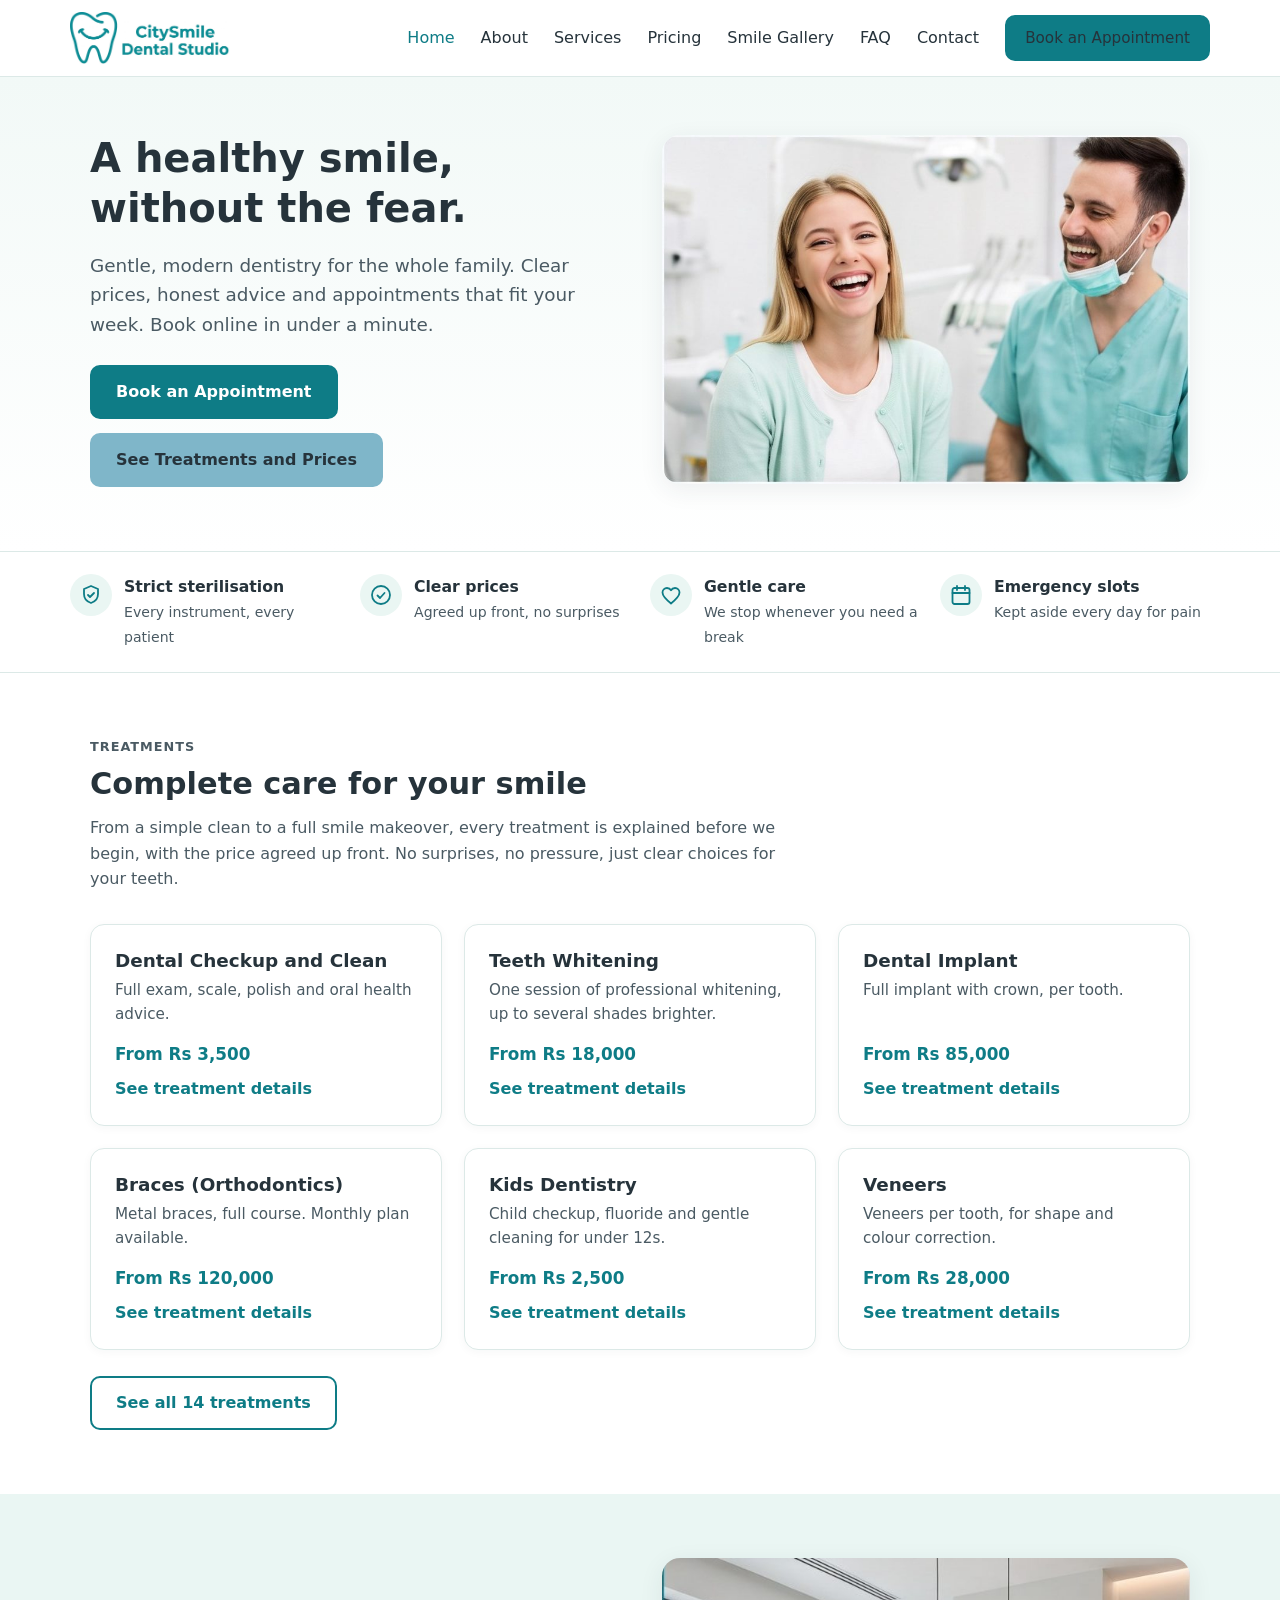
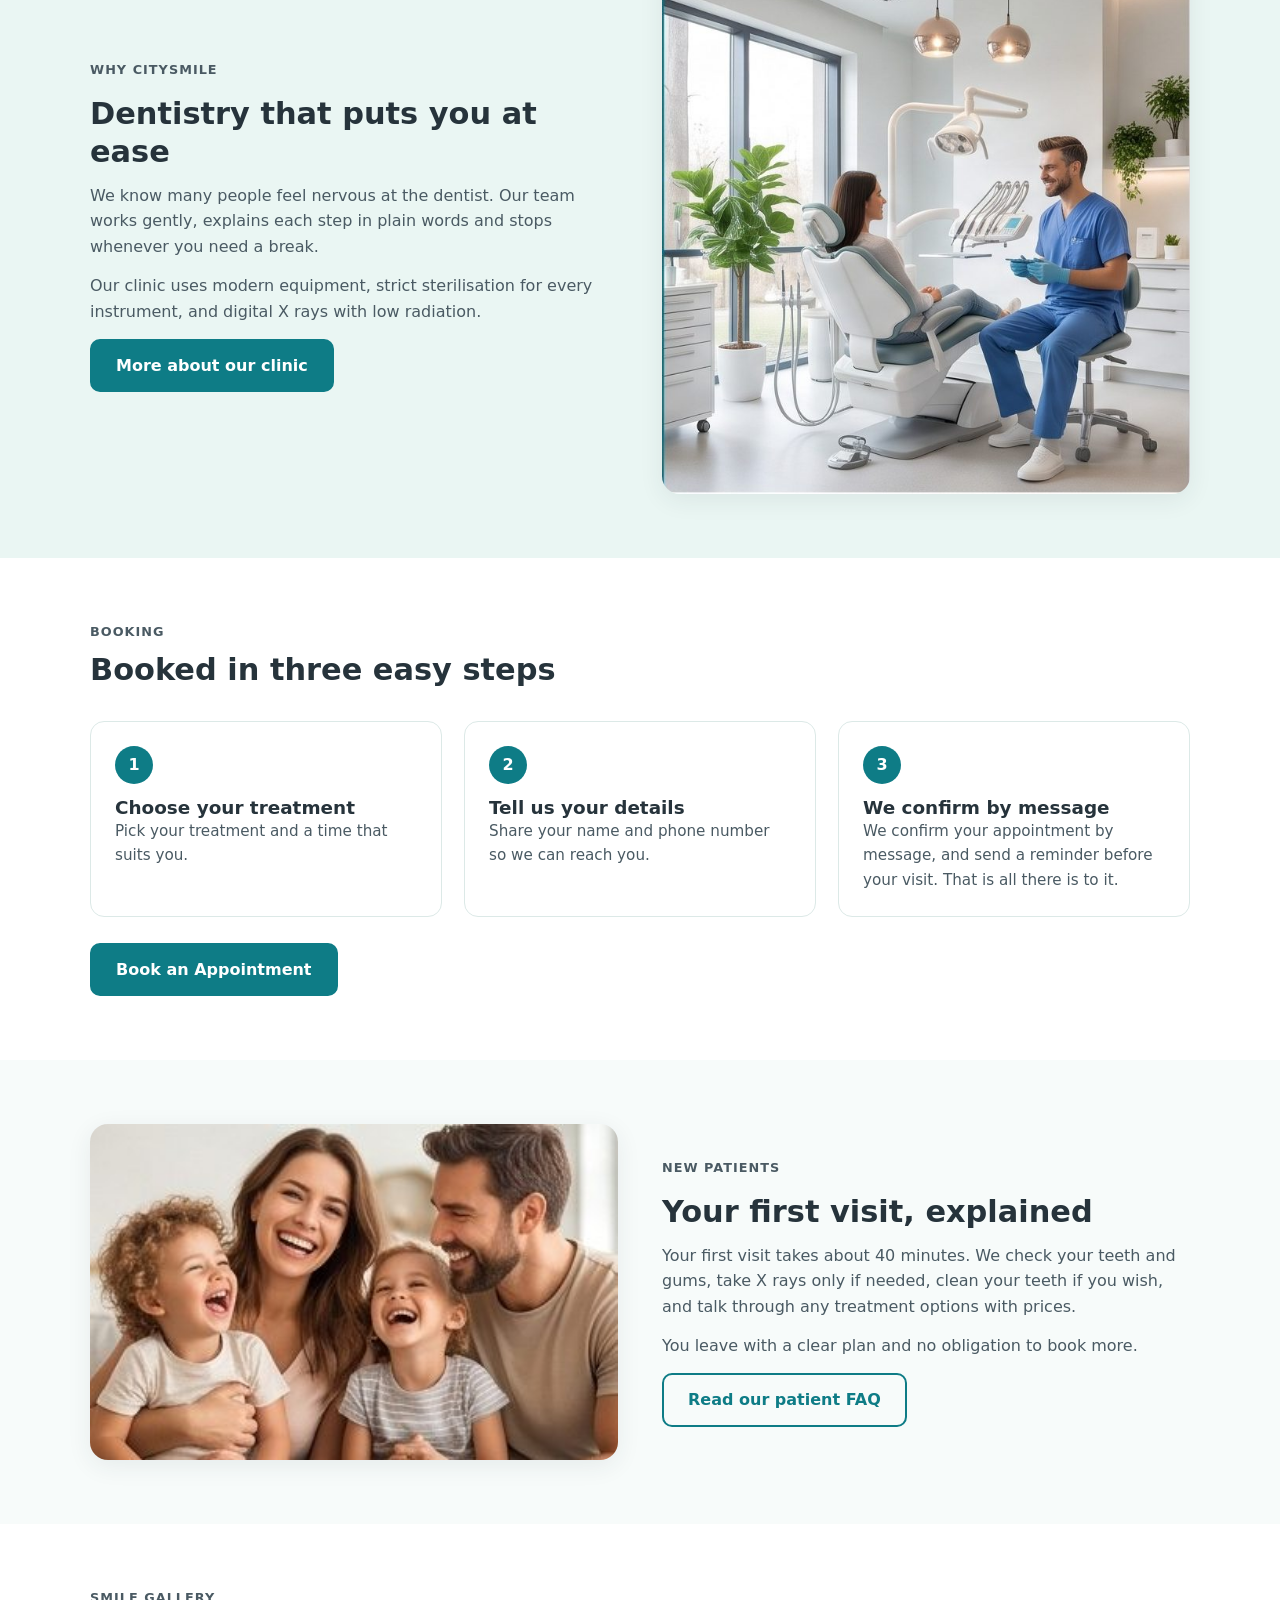
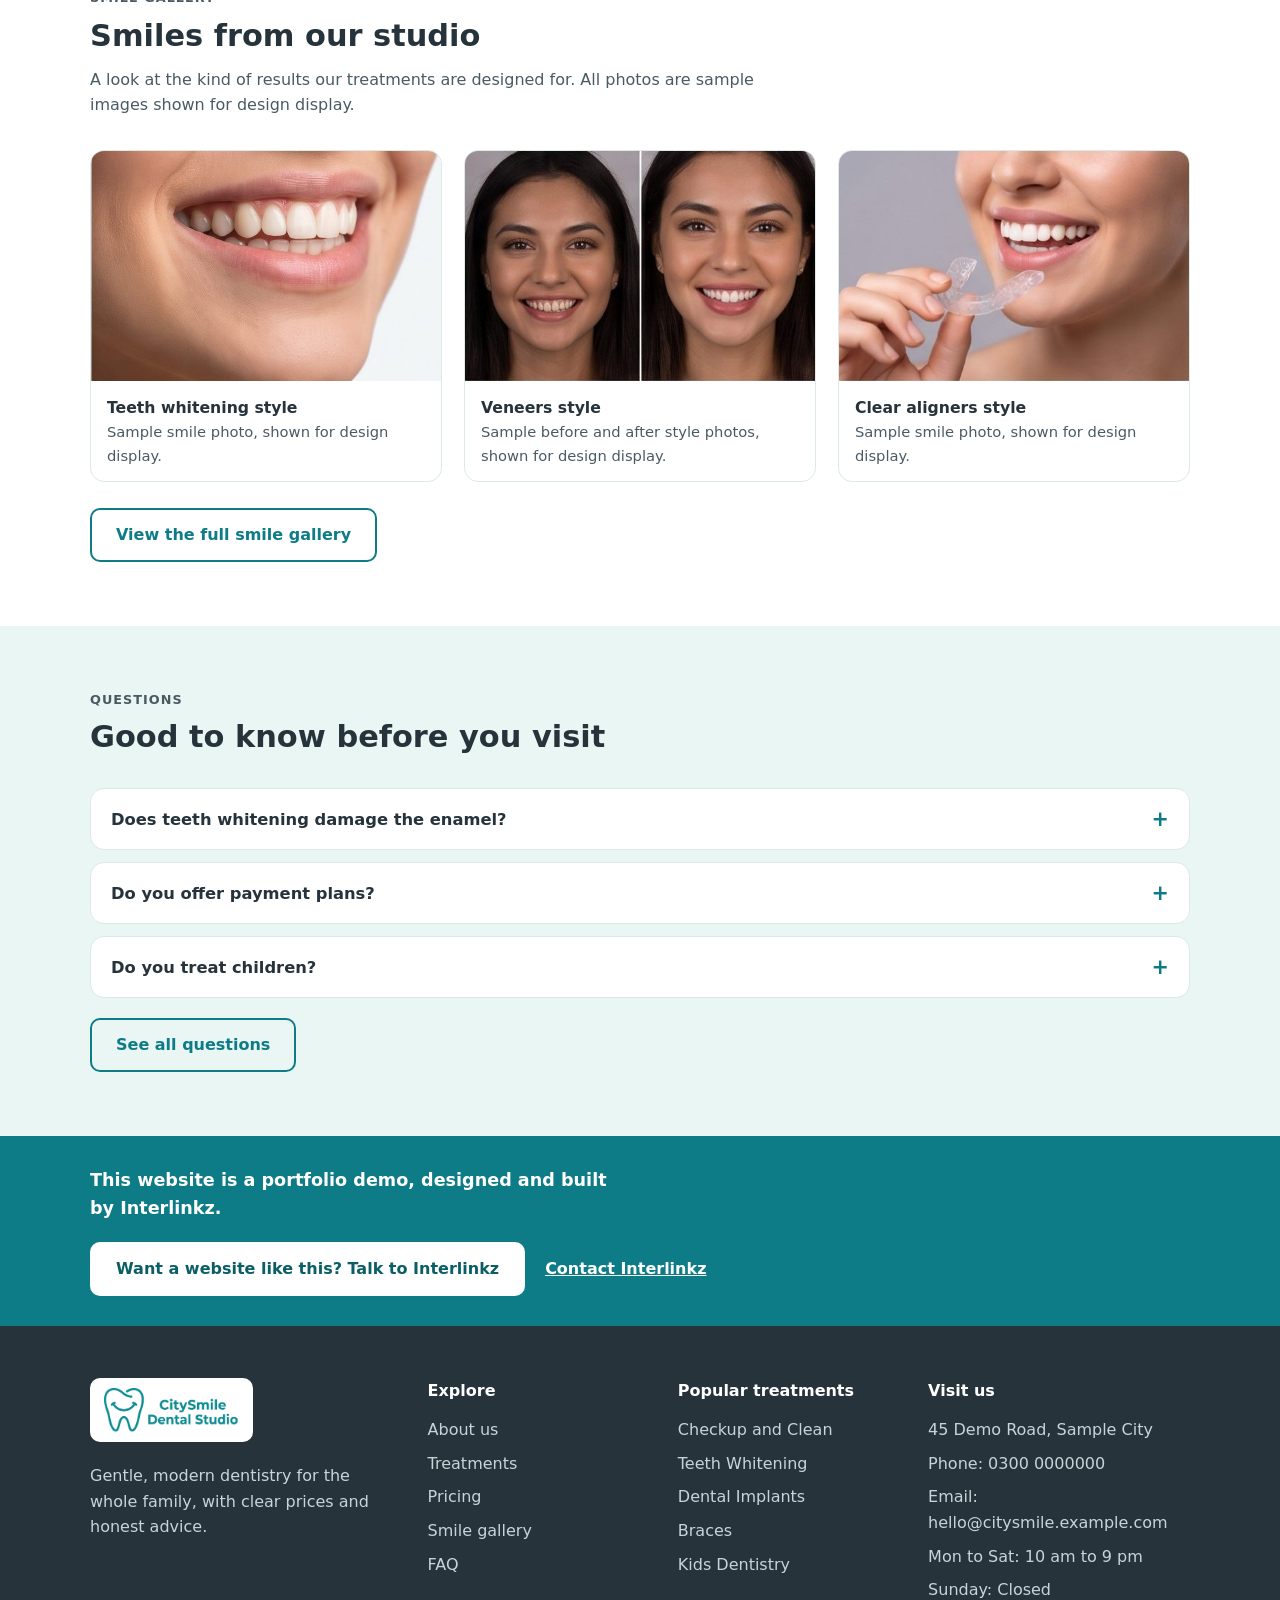
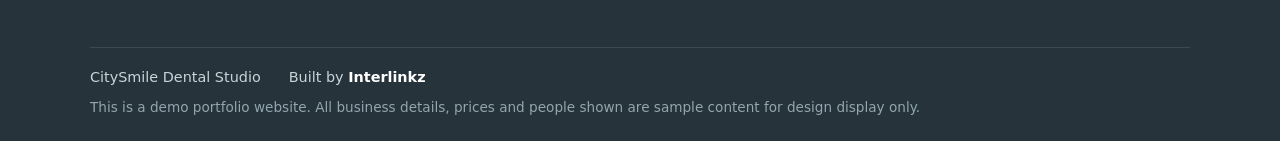
<file: index.html>
<!DOCTYPE html>
<html lang="en">
<head>
<meta charset="UTF-8">
<meta name="viewport" content="width=device-width, initial-scale=1.0">
<title>CitySmile Dental Studio | Gentle Dentistry, Clear Prices</title>
<meta name="description" content="CitySmile Dental Studio offers gentle, modern dentistry for the whole family, with clear prices and online booking.">
<link rel="icon" type="image/png" href="images/favicon.png">
<link rel="stylesheet" href="css/style.css">
</head>
<body>

<header class="site-header">
  <div class="container header-inner">
    <a class="logo-link" href="index.html" aria-label="CitySmile Dental Studio home">
      <img src="images/logo-lockup.jpg" alt="CitySmile Dental Studio logo">
    </a>
    <button class="nav-toggle" aria-expanded="false" aria-label="Toggle menu">Menu &#9776;</button>
    <nav class="main-nav" aria-label="Main">
      <a href="index.html" class="active">Home</a>
      <a href="about.html">About</a>
      <a href="services.html">Services</a>
      <a href="pricing.html">Pricing</a>
      <a href="gallery.html">Smile Gallery</a>
      <a href="faq.html">FAQ</a>
      <a href="contact.html">Contact</a>
      <a class="btn small" href="book.html">Book an Appointment</a>
    </nav>
  </div>
</header>

<main>
  <!-- Hero -->
  <section class="hero">
    <div class="container hero-grid">
      <div>
        <h1>A healthy smile, without the fear.</h1>
        <p class="lead">Gentle, modern dentistry for the whole family. Clear prices, honest advice and appointments that fit your week. Book online in under a minute.</p>
        <div class="hero-actions">
          <a class="btn" href="book.html">Book an Appointment</a>
          <a class="btn light" href="pricing.html">See Treatments and Prices</a>
        </div>
      </div>
      <div class="hero-photo">
        <img src="images/hero.jpg" alt="A smiling patient with her dentist at CitySmile Dental Studio">
      </div>
    </div>
  </section>

  <!-- Trust strip -->
  <section class="trust-strip" aria-label="Services at a glance">
    <div class="container trust-grid">
      <div class="trust-item">
        <span class="ic"><svg width="24" height="24" viewBox="0 0 24 24" fill="none" stroke="#0E7C86" stroke-width="1.8" stroke-linecap="round" stroke-linejoin="round"><path d="M12 3l7 3v5c0 4.6-3 7.7-7 9-4-1.3-7-4.4-7-9V6z"/><path d="M9 12l2 2 4-4"/></svg></span>
        <div><strong>Strict sterilisation</strong><span>Every instrument, every patient</span></div>
      </div>
      <div class="trust-item">
        <span class="ic"><svg width="24" height="24" viewBox="0 0 24 24" fill="none" stroke="#0E7C86" stroke-width="1.8" stroke-linecap="round" stroke-linejoin="round"><circle cx="12" cy="12" r="9"/><path d="M8.5 12.5l2.5 2.5 4.5-5"/></svg></span>
        <div><strong>Clear prices</strong><span>Agreed up front, no surprises</span></div>
      </div>
      <div class="trust-item">
        <span class="ic"><svg width="24" height="24" viewBox="0 0 24 24" fill="none" stroke="#0E7C86" stroke-width="1.8" stroke-linecap="round" stroke-linejoin="round"><path d="M12 20.5C7 16.5 3.5 13.3 3.5 9.6 3.5 7 5.5 5 8 5c1.7 0 3.2.9 4 2.3C12.8 5.9 14.3 5 16 5c2.5 0 4.5 2 4.5 4.6 0 3.7-3.5 6.9-8.5 10.9z"/></svg></span>
        <div><strong>Gentle care</strong><span>We stop whenever you need a break</span></div>
      </div>
      <div class="trust-item">
        <span class="ic"><svg width="24" height="24" viewBox="0 0 24 24" fill="none" stroke="#0E7C86" stroke-width="1.8" stroke-linecap="round" stroke-linejoin="round"><rect x="3.5" y="5" width="17" height="16" rx="2"/><path d="M3.5 10h17M8 3v4M16 3v4"/></svg></span>
        <div><strong>Emergency slots</strong><span>Kept aside every day for pain</span></div>
      </div>
    </div>
  </section>

  <!-- Treatments -->
  <section class="section">
    <div class="container">
      <div class="section-head">
        <p class="eyebrow">Treatments</p>
        <h2>Complete care for your smile</h2>
        <p>From a simple clean to a full smile makeover, every treatment is explained before we begin, with the price agreed up front. No surprises, no pressure, just clear choices for your teeth.</p>
      </div>
      <div class="grid-3" id="featured-grid"></div>
      <p style="margin-top:26px"><a class="btn outline" href="services.html">See all 14 treatments</a></p>
    </div>
  </section>

  <!-- Why choose us -->
  <section class="section mint">
    <div class="container split">
      <div>
        <p class="eyebrow">Why CitySmile</p>
        <h2>Dentistry that puts you at ease</h2>
        <p>We know many people feel nervous at the dentist. Our team works gently, explains each step in plain words and stops whenever you need a break.</p>
        <p>Our clinic uses modern equipment, strict sterilisation for every instrument, and digital X rays with low radiation.</p>
        <a class="btn" href="about.html">More about our clinic</a>
      </div>
      <img class="photo" src="images/clinic.jpg" alt="Inside the CitySmile treatment room, a dentist talking with a patient">
    </div>
  </section>

  <!-- How booking works -->
  <section class="section">
    <div class="container">
      <div class="section-head">
        <p class="eyebrow">Booking</p>
        <h2>Booked in three easy steps</h2>
      </div>
      <div class="steps">
        <div class="step"><span class="num">1</span><h3>Choose your treatment</h3><p>Pick your treatment and a time that suits you.</p></div>
        <div class="step"><span class="num">2</span><h3>Tell us your details</h3><p>Share your name and phone number so we can reach you.</p></div>
        <div class="step"><span class="num">3</span><h3>We confirm by message</h3><p>We confirm your appointment by message, and send a reminder before your visit. That is all there is to it.</p></div>
      </div>
      <p style="margin-top:26px"><a class="btn" href="book.html">Book an Appointment</a></p>
    </div>
  </section>

  <!-- First visit -->
  <section class="section soft">
    <div class="container split">
      <img class="photo" src="images/family-smiles.jpg" alt="A family smiling together after a visit to CitySmile">
      <div>
        <p class="eyebrow">New patients</p>
        <h2>Your first visit, explained</h2>
        <p>Your first visit takes about 40 minutes. We check your teeth and gums, take X rays only if needed, clean your teeth if you wish, and talk through any treatment options with prices.</p>
        <p>You leave with a clear plan and no obligation to book more.</p>
        <a class="btn outline" href="faq.html">Read our patient FAQ</a>
      </div>
    </div>
  </section>

  <!-- Gallery teaser -->
  <section class="section">
    <div class="container">
      <div class="section-head">
        <p class="eyebrow">Smile gallery</p>
        <h2>Smiles from our studio</h2>
        <p>A look at the kind of results our treatments are designed for. All photos are sample images shown for design display.</p>
      </div>
      <div class="gallery-grid">
        <figure class="gallery-item">
          <img src="images/smile-closeup.jpg" alt="Close up of a bright, healthy smile">
          <figcaption><strong>Teeth whitening style</strong>Sample smile photo, shown for design display.</figcaption>
        </figure>
        <figure class="gallery-item">
          <img src="images/veneers-pair.jpg" alt="Before and after style photos of a smile">
          <figcaption><strong>Veneers style</strong>Sample before and after style photos, shown for design display.</figcaption>
        </figure>
        <figure class="gallery-item">
          <img src="images/aligner.jpg" alt="A patient holding a clear aligner tray">
          <figcaption><strong>Clear aligners style</strong>Sample smile photo, shown for design display.</figcaption>
        </figure>
      </div>
      <p style="margin-top:26px"><a class="btn outline" href="gallery.html">View the full smile gallery</a></p>
    </div>
  </section>

  <!-- FAQ teaser -->
  <section class="section mint">
    <div class="container">
      <div class="section-head">
        <p class="eyebrow">Questions</p>
        <h2>Good to know before you visit</h2>
      </div>
      <div class="faq-item">
        <button class="faq-q" aria-expanded="false">Does teeth whitening damage the enamel?<span class="arrow">+</span></button>
        <div class="faq-a"><div class="faq-a-inner">No. Professional whitening done by a dentist is safe for enamel. We check your teeth first and will tell you honestly if whitening is not right for you.</div></div>
      </div>
      <div class="faq-item">
        <button class="faq-q" aria-expanded="false">Do you offer payment plans?<span class="arrow">+</span></button>
        <div class="faq-a"><div class="faq-a-inner">Yes, for larger treatments like braces, implants and aligners we offer monthly payment plans. The full plan is written down for you before treatment starts.</div></div>
      </div>
      <div class="faq-item">
        <button class="faq-q" aria-expanded="false">Do you treat children?<span class="arrow">+</span></button>
        <div class="faq-a"><div class="faq-a-inner">Yes, we love treating children. Our kids appointments are gentle and unhurried, and parents can stay with their child during treatment.</div></div>
      </div>
      <p style="margin-top:20px"><a class="btn outline" href="faq.html">See all questions</a></p>
    </div>
  </section>
</main>

<div class="lead-band">
  <div class="container lead-inner">
    <p>This website is a portfolio demo, designed and built by Interlinkz.</p>
    <div class="lead-actions">
      <a class="btn cta" href="https://interlinkz.com/contact">Want a website like this? Talk to Interlinkz</a>
      <a class="lead-link" href="https://interlinkz.com/contact">Contact Interlinkz</a>
    </div>
  </div>
</div>

<footer class="site-footer">
  <div class="container">
    <div class="footer-grid">
      <div>
        <span class="footer-logo"><img src="images/logo-lockup.jpg" alt="CitySmile Dental Studio logo"></span>
        <p>Gentle, modern dentistry for the whole family, with clear prices and honest advice.</p>
      </div>
      <div>
        <h4>Explore</h4>
        <ul>
          <li><a href="about.html">About us</a></li>
          <li><a href="services.html">Treatments</a></li>
          <li><a href="pricing.html">Pricing</a></li>
          <li><a href="gallery.html">Smile gallery</a></li>
          <li><a href="faq.html">FAQ</a></li>
        </ul>
      </div>
      <div>
        <h4>Popular treatments</h4>
        <ul>
          <li><a href="treatment.html?t=checkup-and-clean">Checkup and Clean</a></li>
          <li><a href="treatment.html?t=teeth-whitening">Teeth Whitening</a></li>
          <li><a href="treatment.html?t=dental-implant">Dental Implants</a></li>
          <li><a href="treatment.html?t=braces">Braces</a></li>
          <li><a href="treatment.html?t=kids-dentistry">Kids Dentistry</a></li>
        </ul>
      </div>
      <div>
        <h4>Visit us</h4>
        <ul>
          <li>45 Demo Road, Sample City</li>
          <li>Phone: 0300 0000000</li>
          <li>Email: hello@citysmile.example.com</li>
          <li>Mon to Sat: 10 am to 9 pm</li>
          <li>Sunday: Closed</li>
        </ul>
      </div>
    </div>
    <div class="footer-bottom">
      <span>CitySmile Dental Studio</span>
      <span>Built by <a href="https://interlinkz.com">Interlinkz</a></span>
      <span class="demo-line">This is a demo portfolio website. All business details, prices and people shown are sample content for design display only.</span>
    </div>
  </div>
</footer>

<script src="js/main.js"></script>
</body>
</html>
</file>
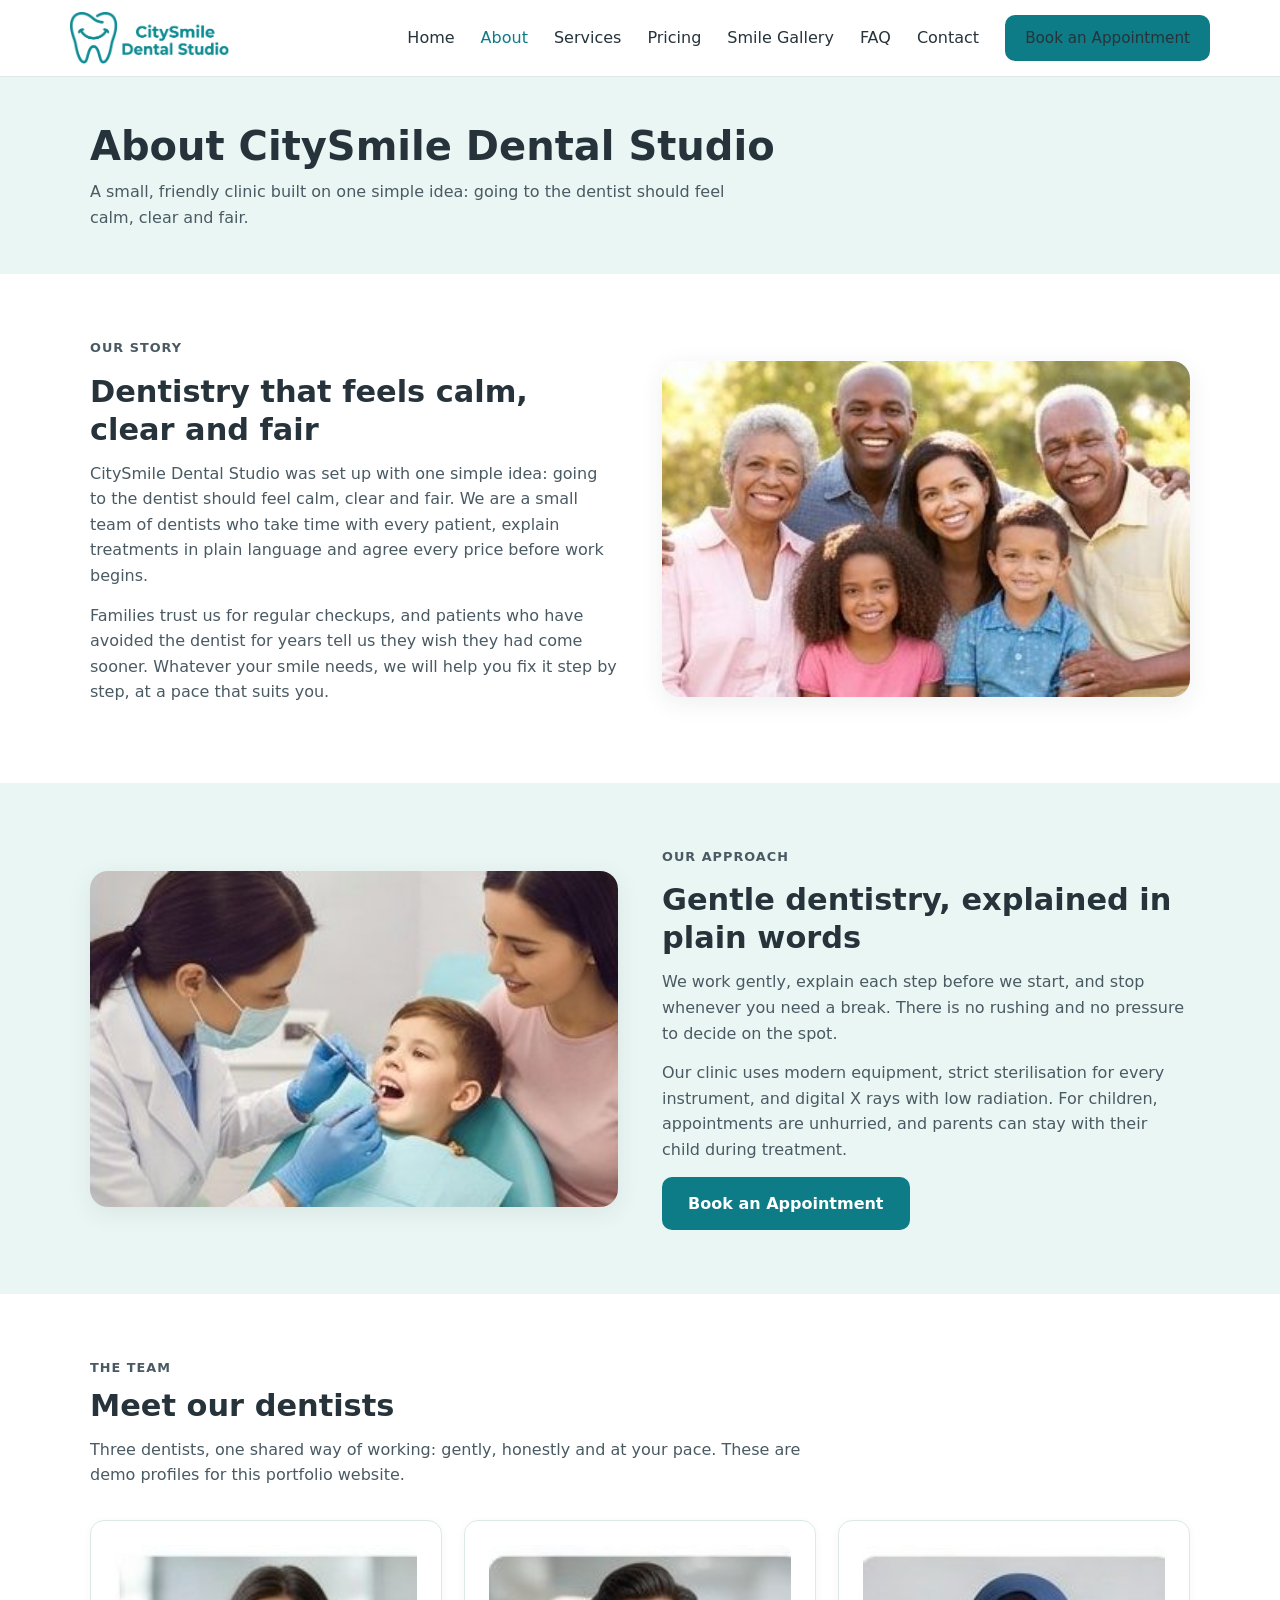
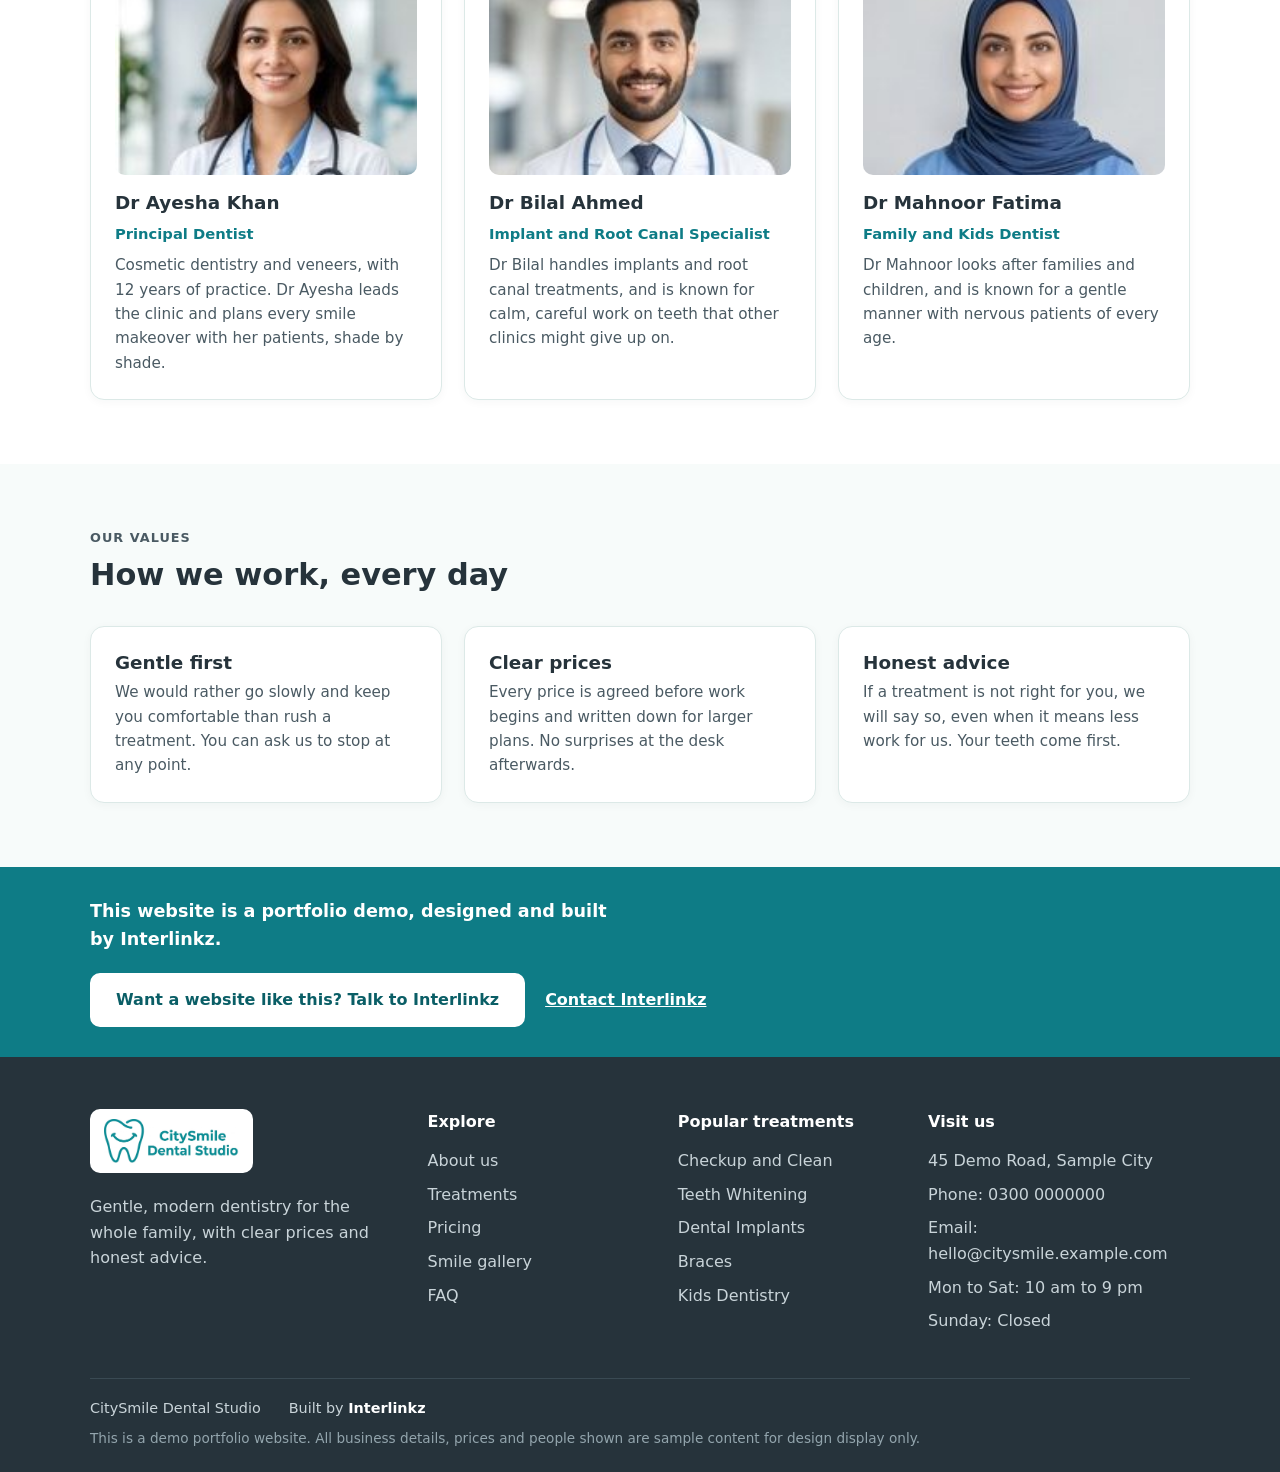
<file: about.html>
<!DOCTYPE html>
<html lang="en">
<head>
<meta charset="UTF-8">
<meta name="viewport" content="width=device-width, initial-scale=1.0">
<title>About Us | CitySmile Dental Studio</title>
<meta name="description" content="Meet the CitySmile Dental Studio team and learn how we make dentistry feel calm, clear and fair.">
<link rel="icon" type="image/png" href="images/favicon.png">
<link rel="stylesheet" href="css/style.css">
</head>
<body>

<header class="site-header">
  <div class="container header-inner">
    <a class="logo-link" href="index.html" aria-label="CitySmile Dental Studio home">
      <img src="images/logo-lockup.jpg" alt="CitySmile Dental Studio logo">
    </a>
    <button class="nav-toggle" aria-expanded="false" aria-label="Toggle menu">Menu &#9776;</button>
    <nav class="main-nav" aria-label="Main">
      <a href="index.html">Home</a>
      <a href="about.html" class="active">About</a>
      <a href="services.html">Services</a>
      <a href="pricing.html">Pricing</a>
      <a href="gallery.html">Smile Gallery</a>
      <a href="faq.html">FAQ</a>
      <a href="contact.html">Contact</a>
      <a class="btn small" href="book.html">Book an Appointment</a>
    </nav>
  </div>
</header>

<main>
  <section class="page-hero">
    <div class="container">
      <h1>About CitySmile Dental Studio</h1>
      <p>A small, friendly clinic built on one simple idea: going to the dentist should feel calm, clear and fair.</p>
    </div>
  </section>

  <section class="section">
    <div class="container split">
      <div>
        <p class="eyebrow">Our story</p>
        <h2>Dentistry that feels calm, clear and fair</h2>
        <p>CitySmile Dental Studio was set up with one simple idea: going to the dentist should feel calm, clear and fair. We are a small team of dentists who take time with every patient, explain treatments in plain language and agree every price before work begins.</p>
        <p>Families trust us for regular checkups, and patients who have avoided the dentist for years tell us they wish they had come sooner. Whatever your smile needs, we will help you fix it step by step, at a pace that suits you.</p>
      </div>
      <img class="photo" src="images/family-group.jpg" alt="A family of CitySmile patients smiling outdoors">
    </div>
  </section>

  <section class="section mint">
    <div class="container split">
      <img class="photo" src="images/kids-visit.jpg" alt="A dentist gently checking a child's teeth while his mother watches">
      <div>
        <p class="eyebrow">Our approach</p>
        <h2>Gentle dentistry, explained in plain words</h2>
        <p>We work gently, explain each step before we start, and stop whenever you need a break. There is no rushing and no pressure to decide on the spot.</p>
        <p>Our clinic uses modern equipment, strict sterilisation for every instrument, and digital X rays with low radiation. For children, appointments are unhurried, and parents can stay with their child during treatment.</p>
        <a class="btn" href="book.html">Book an Appointment</a>
      </div>
    </div>
  </section>

  <section class="section">
    <div class="container">
      <div class="section-head">
        <p class="eyebrow">The team</p>
        <h2>Meet our dentists</h2>
        <p>Three dentists, one shared way of working: gently, honestly and at your pace. These are demo profiles for this portfolio website.</p>
      </div>
      <div class="grid-3">
        <article class="card team-card">
          <img src="images/team-ayesha.jpg" alt="Portrait of Dr Ayesha Khan">
          <h3>Dr Ayesha Khan</h3>
          <p class="role">Principal Dentist</p>
          <p>Cosmetic dentistry and veneers, with 12 years of practice. Dr Ayesha leads the clinic and plans every smile makeover with her patients, shade by shade.</p>
        </article>
        <article class="card team-card">
          <img src="images/team-bilal.jpg" alt="Portrait of Dr Bilal Ahmed">
          <h3>Dr Bilal Ahmed</h3>
          <p class="role">Implant and Root Canal Specialist</p>
          <p>Dr Bilal handles implants and root canal treatments, and is known for calm, careful work on teeth that other clinics might give up on.</p>
        </article>
        <article class="card team-card">
          <img src="images/team-mahnoor.jpg" alt="Portrait of Dr Mahnoor Fatima">
          <h3>Dr Mahnoor Fatima</h3>
          <p class="role">Family and Kids Dentist</p>
          <p>Dr Mahnoor looks after families and children, and is known for a gentle manner with nervous patients of every age.</p>
        </article>
      </div>
    </div>
  </section>

  <section class="section soft">
    <div class="container">
      <div class="section-head">
        <p class="eyebrow">Our values</p>
        <h2>How we work, every day</h2>
      </div>
      <div class="grid-3">
        <div class="card">
          <h3>Gentle first</h3>
          <p>We would rather go slowly and keep you comfortable than rush a treatment. You can ask us to stop at any point.</p>
        </div>
        <div class="card">
          <h3>Clear prices</h3>
          <p>Every price is agreed before work begins and written down for larger plans. No surprises at the desk afterwards.</p>
        </div>
        <div class="card">
          <h3>Honest advice</h3>
          <p>If a treatment is not right for you, we will say so, even when it means less work for us. Your teeth come first.</p>
        </div>
      </div>
    </div>
  </section>
</main>

<div class="lead-band">
  <div class="container lead-inner">
    <p>This website is a portfolio demo, designed and built by Interlinkz.</p>
    <div class="lead-actions">
      <a class="btn cta" href="https://interlinkz.com/contact">Want a website like this? Talk to Interlinkz</a>
      <a class="lead-link" href="https://interlinkz.com/contact">Contact Interlinkz</a>
    </div>
  </div>
</div>

<footer class="site-footer">
  <div class="container">
    <div class="footer-grid">
      <div>
        <span class="footer-logo"><img src="images/logo-lockup.jpg" alt="CitySmile Dental Studio logo"></span>
        <p>Gentle, modern dentistry for the whole family, with clear prices and honest advice.</p>
      </div>
      <div>
        <h4>Explore</h4>
        <ul>
          <li><a href="about.html">About us</a></li>
          <li><a href="services.html">Treatments</a></li>
          <li><a href="pricing.html">Pricing</a></li>
          <li><a href="gallery.html">Smile gallery</a></li>
          <li><a href="faq.html">FAQ</a></li>
        </ul>
      </div>
      <div>
        <h4>Popular treatments</h4>
        <ul>
          <li><a href="treatment.html?t=checkup-and-clean">Checkup and Clean</a></li>
          <li><a href="treatment.html?t=teeth-whitening">Teeth Whitening</a></li>
          <li><a href="treatment.html?t=dental-implant">Dental Implants</a></li>
          <li><a href="treatment.html?t=braces">Braces</a></li>
          <li><a href="treatment.html?t=kids-dentistry">Kids Dentistry</a></li>
        </ul>
      </div>
      <div>
        <h4>Visit us</h4>
        <ul>
          <li>45 Demo Road, Sample City</li>
          <li>Phone: 0300 0000000</li>
          <li>Email: hello@citysmile.example.com</li>
          <li>Mon to Sat: 10 am to 9 pm</li>
          <li>Sunday: Closed</li>
        </ul>
      </div>
    </div>
    <div class="footer-bottom">
      <span>CitySmile Dental Studio</span>
      <span>Built by <a href="https://interlinkz.com">Interlinkz</a></span>
      <span class="demo-line">This is a demo portfolio website. All business details, prices and people shown are sample content for design display only.</span>
    </div>
  </div>
</footer>

<script src="js/main.js"></script>
</body>
</html>
</file>
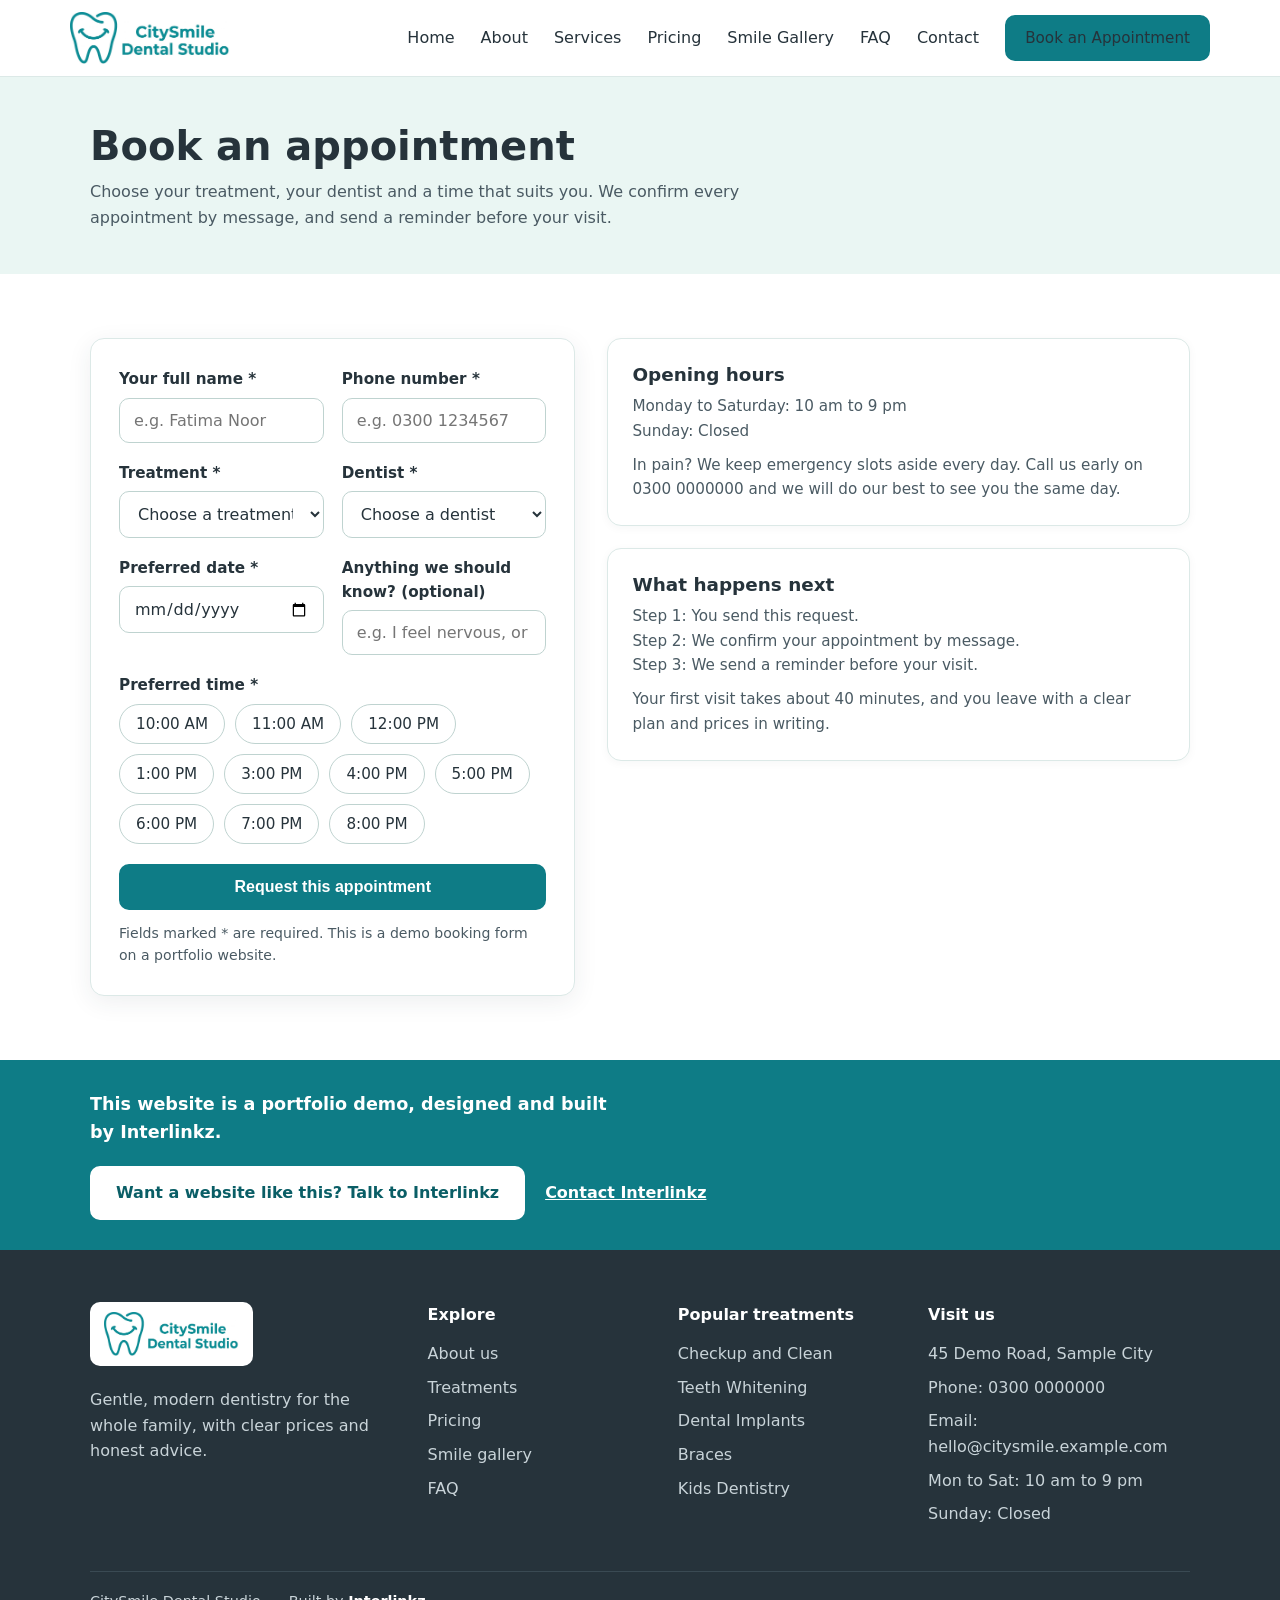
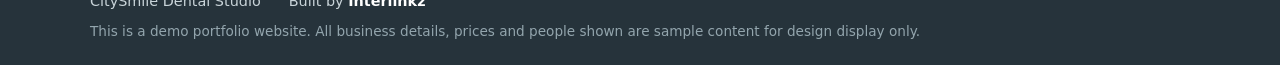
<file: book.html>
<!DOCTYPE html>
<html lang="en">
<head>
<meta charset="UTF-8">
<meta name="viewport" content="width=device-width, initial-scale=1.0">
<title>Book an Appointment | CitySmile Dental Studio</title>
<meta name="description" content="Book a dental appointment online at CitySmile Dental Studio. Choose your treatment, dentist, date and time in under a minute.">
<link rel="icon" type="image/png" href="images/favicon.png">
<link rel="stylesheet" href="css/style.css">
</head>
<body>

<header class="site-header">
  <div class="container header-inner">
    <a class="logo-link" href="index.html" aria-label="CitySmile Dental Studio home">
      <img src="images/logo-lockup.jpg" alt="CitySmile Dental Studio logo">
    </a>
    <button class="nav-toggle" aria-expanded="false" aria-label="Toggle menu">Menu &#9776;</button>
    <nav class="main-nav" aria-label="Main">
      <a href="index.html">Home</a>
      <a href="about.html">About</a>
      <a href="services.html">Services</a>
      <a href="pricing.html">Pricing</a>
      <a href="gallery.html">Smile Gallery</a>
      <a href="faq.html">FAQ</a>
      <a href="contact.html">Contact</a>
      <a class="btn small" href="book.html">Book an Appointment</a>
    </nav>
  </div>
</header>

<main>
  <section class="page-hero">
    <div class="container">
      <h1>Book an appointment</h1>
      <p>Choose your treatment, your dentist and a time that suits you. We confirm every appointment by message, and send a reminder before your visit.</p>
    </div>
  </section>

  <section class="section">
    <div class="container contact-grid">
      <div>
        <form class="form-card" id="booking-form" novalidate>
          <div class="form-grid">
            <div class="field" id="f-name">
              <label for="bk-name">Your full name *</label>
              <input id="bk-name" type="text" autocomplete="name" placeholder="e.g. Fatima Noor">
              <p class="error">Please tell us your name.</p>
            </div>
            <div class="field" id="f-phone">
              <label for="bk-phone">Phone number *</label>
              <input id="bk-phone" type="tel" autocomplete="tel" placeholder="e.g. 0300 1234567">
              <p class="error">Please enter a valid phone number so we can confirm your visit.</p>
            </div>
            <div class="field" id="f-treatment">
              <label for="bk-treatment">Treatment *</label>
              <select id="bk-treatment"></select>
              <p class="error">Please choose a treatment.</p>
            </div>
            <div class="field" id="f-dentist">
              <label for="bk-dentist">Dentist *</label>
              <select id="bk-dentist">
                <option value="">Choose a dentist</option>
                <option>Dr Ayesha Khan</option>
                <option>Dr Bilal Ahmed</option>
                <option>Dr Mahnoor Fatima</option>
                <option>No Preference</option>
              </select>
              <p class="error">Please choose a dentist, or pick No Preference.</p>
            </div>
            <div class="field" id="f-date">
              <label for="bk-date">Preferred date *</label>
              <input id="bk-date" type="date">
              <p class="error">Please pick a date, today or later.</p>
              <p class="sunday-note" id="date-sunday" style="display:none;color:#B3261E;font-size:.88rem;margin-top:5px">We are closed on Sundays. Please pick another day.</p>
            </div>
            <div class="field">
              <label for="bk-notes">Anything we should know? (optional)</label>
              <input id="bk-notes" type="text" placeholder="e.g. I feel nervous, or I have tooth pain">
            </div>
            <div class="field full" id="f-slot">
              <label>Preferred time *</label>
              <div class="slot-wrap">
                <button type="button" class="slot" data-slot="10:00 AM">10:00 AM</button>
                <button type="button" class="slot" data-slot="11:00 AM">11:00 AM</button>
                <button type="button" class="slot" data-slot="12:00 PM">12:00 PM</button>
                <button type="button" class="slot" data-slot="1:00 PM">1:00 PM</button>
                <button type="button" class="slot" data-slot="3:00 PM">3:00 PM</button>
                <button type="button" class="slot" data-slot="4:00 PM">4:00 PM</button>
                <button type="button" class="slot" data-slot="5:00 PM">5:00 PM</button>
                <button type="button" class="slot" data-slot="6:00 PM">6:00 PM</button>
                <button type="button" class="slot" data-slot="7:00 PM">7:00 PM</button>
                <button type="button" class="slot" data-slot="8:00 PM">8:00 PM</button>
              </div>
              <p class="error" id="slot-error" style="display:none">Please choose a time slot.</p>
            </div>
          </div>
          <p style="margin-top:20px"><button class="btn" type="submit" style="width:100%">Request this appointment</button></p>
          <p style="margin-top:12px;font-size:.88rem;color:var(--slate-soft)">Fields marked * are required. This is a demo booking form on a portfolio website.</p>
        </form>

        <div class="form-success" id="booking-success" role="status">
          <h3>Thank you, your appointment request is in.</h3>
          <p>Your demo booking reference is <span class="ref" id="cf-ref"></span></p>
          <dl>
            <dt>Name</dt><dd id="cf-name"></dd>
            <dt>Treatment</dt><dd id="cf-treatment"></dd>
            <dt>Dentist</dt><dd id="cf-dentist"></dd>
            <dt>When</dt><dd id="cf-when"></dd>
            <dt>Phone</dt><dd id="cf-phone"></dd>
          </dl>
          <p>We confirm appointments by message, and send a reminder before your visit. This is a demo confirmation on a portfolio website, so no real booking has been sent to a clinic.</p>
          <p style="margin-top:14px"><a class="btn outline" href="index.html">Back to home</a></p>
        </div>
      </div>

      <div>
        <div class="card" style="margin-bottom:22px">
          <h3>Opening hours</h3>
          <p style="margin-top:8px">Monday to Saturday: 10 am to 9 pm<br>Sunday: Closed</p>
          <p style="margin-top:10px">In pain? We keep emergency slots aside every day. Call us early on 0300 0000000 and we will do our best to see you the same day.</p>
        </div>
        <div class="card">
          <h3>What happens next</h3>
          <p style="margin-top:8px">Step 1: You send this request.<br>Step 2: We confirm your appointment by message.<br>Step 3: We send a reminder before your visit.</p>
          <p style="margin-top:10px">Your first visit takes about 40 minutes, and you leave with a clear plan and prices in writing.</p>
        </div>
      </div>
    </div>
  </section>
</main>

<div class="lead-band">
  <div class="container lead-inner">
    <p>This website is a portfolio demo, designed and built by Interlinkz.</p>
    <div class="lead-actions">
      <a class="btn cta" href="https://interlinkz.com/contact">Want a website like this? Talk to Interlinkz</a>
      <a class="lead-link" href="https://interlinkz.com/contact">Contact Interlinkz</a>
    </div>
  </div>
</div>

<footer class="site-footer">
  <div class="container">
    <div class="footer-grid">
      <div>
        <span class="footer-logo"><img src="images/logo-lockup.jpg" alt="CitySmile Dental Studio logo"></span>
        <p>Gentle, modern dentistry for the whole family, with clear prices and honest advice.</p>
      </div>
      <div>
        <h4>Explore</h4>
        <ul>
          <li><a href="about.html">About us</a></li>
          <li><a href="services.html">Treatments</a></li>
          <li><a href="pricing.html">Pricing</a></li>
          <li><a href="gallery.html">Smile gallery</a></li>
          <li><a href="faq.html">FAQ</a></li>
        </ul>
      </div>
      <div>
        <h4>Popular treatments</h4>
        <ul>
          <li><a href="treatment.html?t=checkup-and-clean">Checkup and Clean</a></li>
          <li><a href="treatment.html?t=teeth-whitening">Teeth Whitening</a></li>
          <li><a href="treatment.html?t=dental-implant">Dental Implants</a></li>
          <li><a href="treatment.html?t=braces">Braces</a></li>
          <li><a href="treatment.html?t=kids-dentistry">Kids Dentistry</a></li>
        </ul>
      </div>
      <div>
        <h4>Visit us</h4>
        <ul>
          <li>45 Demo Road, Sample City</li>
          <li>Phone: 0300 0000000</li>
          <li>Email: hello@citysmile.example.com</li>
          <li>Mon to Sat: 10 am to 9 pm</li>
          <li>Sunday: Closed</li>
        </ul>
      </div>
    </div>
    <div class="footer-bottom">
      <span>CitySmile Dental Studio</span>
      <span>Built by <a href="https://interlinkz.com">Interlinkz</a></span>
      <span class="demo-line">This is a demo portfolio website. All business details, prices and people shown are sample content for design display only.</span>
    </div>
  </div>
</footer>

<script src="js/main.js"></script>
</body>
</html>
</file>
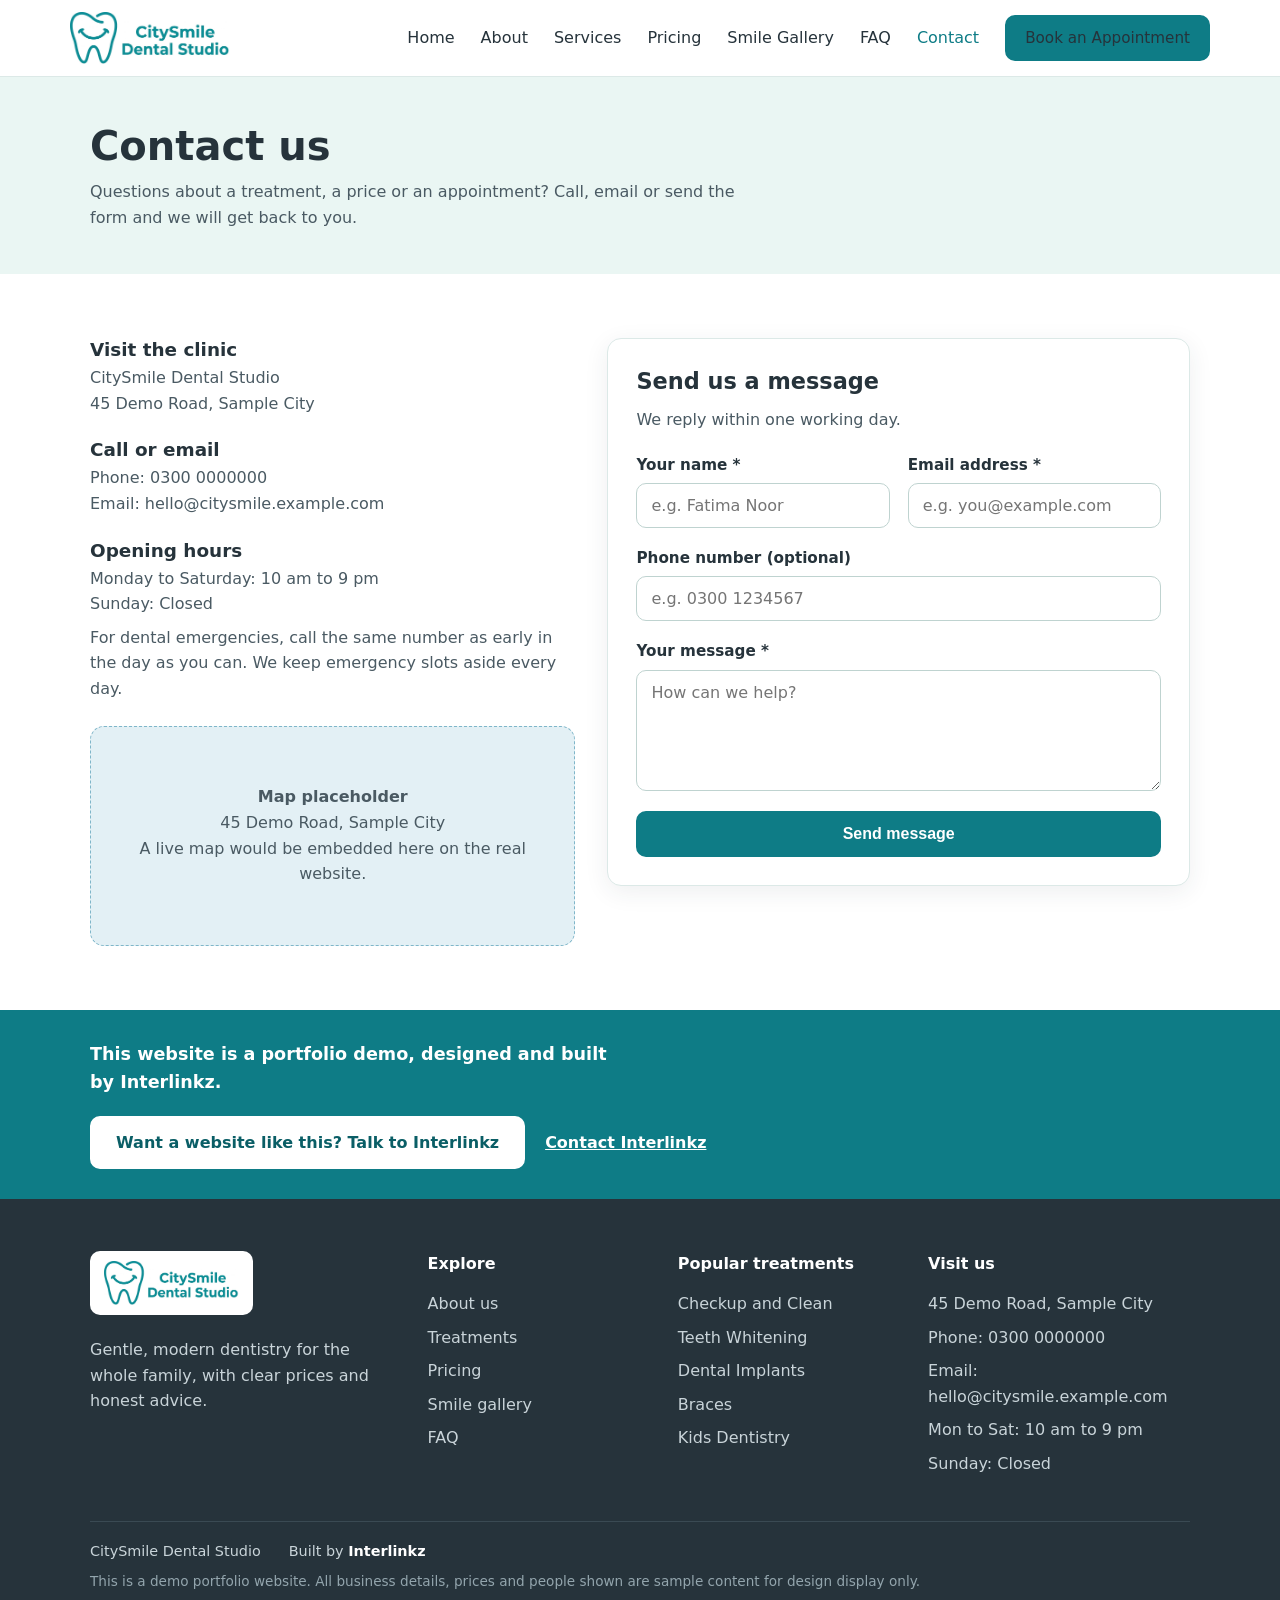
<file: contact.html>
<!DOCTYPE html>
<html lang="en">
<head>
<meta charset="UTF-8">
<meta name="viewport" content="width=device-width, initial-scale=1.0">
<title>Contact Us | CitySmile Dental Studio</title>
<meta name="description" content="Contact CitySmile Dental Studio: 45 Demo Road, Sample City, phone 0300 0000000, open Monday to Saturday 10 am to 9 pm.">
<link rel="icon" type="image/png" href="images/favicon.png">
<link rel="stylesheet" href="css/style.css">
</head>
<body>

<header class="site-header">
  <div class="container header-inner">
    <a class="logo-link" href="index.html" aria-label="CitySmile Dental Studio home">
      <img src="images/logo-lockup.jpg" alt="CitySmile Dental Studio logo">
    </a>
    <button class="nav-toggle" aria-expanded="false" aria-label="Toggle menu">Menu &#9776;</button>
    <nav class="main-nav" aria-label="Main">
      <a href="index.html">Home</a>
      <a href="about.html">About</a>
      <a href="services.html">Services</a>
      <a href="pricing.html">Pricing</a>
      <a href="gallery.html">Smile Gallery</a>
      <a href="faq.html">FAQ</a>
      <a href="contact.html" class="active">Contact</a>
      <a class="btn small" href="book.html">Book an Appointment</a>
    </nav>
  </div>
</header>

<main>
  <section class="page-hero">
    <div class="container">
      <h1>Contact us</h1>
      <p>Questions about a treatment, a price or an appointment? Call, email or send the form and we will get back to you.</p>
    </div>
  </section>

  <section class="section">
    <div class="container contact-grid">
      <div>
        <div class="info-block">
          <h3>Visit the clinic</h3>
          <p>CitySmile Dental Studio<br>45 Demo Road, Sample City</p>
        </div>
        <div class="info-block">
          <h3>Call or email</h3>
          <p>Phone: 0300 0000000<br>Email: hello@citysmile.example.com</p>
        </div>
        <div class="info-block">
          <h3>Opening hours</h3>
          <p>Monday to Saturday: 10 am to 9 pm<br>Sunday: Closed</p>
          <p style="margin-top:8px">For dental emergencies, call the same number as early in the day as you can. We keep emergency slots aside every day.</p>
        </div>
        <div class="map-placeholder" aria-label="Map placeholder">
          <p><strong>Map placeholder</strong><br>45 Demo Road, Sample City<br>A live map would be embedded here on the real website.</p>
        </div>
      </div>

      <div>
        <form class="form-card" id="contact-form" novalidate>
          <h2 style="font-size:1.4rem">Send us a message</h2>
          <p style="color:var(--slate-soft);margin-bottom:20px">We reply within one working day.</p>
          <div class="form-grid">
            <div class="field" id="ctf-name">
              <label for="ct-name">Your name *</label>
              <input id="ct-name" type="text" autocomplete="name" placeholder="e.g. Fatima Noor">
              <p class="error">Please tell us your name.</p>
            </div>
            <div class="field" id="ctf-email">
              <label for="ct-email">Email address *</label>
              <input id="ct-email" type="email" autocomplete="email" placeholder="e.g. you@example.com">
              <p class="error">Please enter a valid email address.</p>
            </div>
            <div class="field full">
              <label for="ct-phone">Phone number (optional)</label>
              <input id="ct-phone" type="tel" autocomplete="tel" placeholder="e.g. 0300 1234567">
            </div>
            <div class="field full" id="ctf-message">
              <label for="ct-message">Your message *</label>
              <textarea id="ct-message" rows="5" placeholder="How can we help?"></textarea>
              <p class="error">Please write a short message.</p>
            </div>
          </div>
          <p style="margin-top:20px"><button class="btn" type="submit" style="width:100%">Send message</button></p>
          <div class="inline-success" id="contact-success" role="status">
            <strong>Thank you, your message has been sent.</strong><br>
            We will reply within one working day. This is a demo form on a portfolio website, so no real message has been delivered.
          </div>
        </form>
      </div>
    </div>
  </section>
</main>

<div class="lead-band">
  <div class="container lead-inner">
    <p>This website is a portfolio demo, designed and built by Interlinkz.</p>
    <div class="lead-actions">
      <a class="btn cta" href="https://interlinkz.com/contact">Want a website like this? Talk to Interlinkz</a>
      <a class="lead-link" href="https://interlinkz.com/contact">Contact Interlinkz</a>
    </div>
  </div>
</div>

<footer class="site-footer">
  <div class="container">
    <div class="footer-grid">
      <div>
        <span class="footer-logo"><img src="images/logo-lockup.jpg" alt="CitySmile Dental Studio logo"></span>
        <p>Gentle, modern dentistry for the whole family, with clear prices and honest advice.</p>
      </div>
      <div>
        <h4>Explore</h4>
        <ul>
          <li><a href="about.html">About us</a></li>
          <li><a href="services.html">Treatments</a></li>
          <li><a href="pricing.html">Pricing</a></li>
          <li><a href="gallery.html">Smile gallery</a></li>
          <li><a href="faq.html">FAQ</a></li>
        </ul>
      </div>
      <div>
        <h4>Popular treatments</h4>
        <ul>
          <li><a href="treatment.html?t=checkup-and-clean">Checkup and Clean</a></li>
          <li><a href="treatment.html?t=teeth-whitening">Teeth Whitening</a></li>
          <li><a href="treatment.html?t=dental-implant">Dental Implants</a></li>
          <li><a href="treatment.html?t=braces">Braces</a></li>
          <li><a href="treatment.html?t=kids-dentistry">Kids Dentistry</a></li>
        </ul>
      </div>
      <div>
        <h4>Visit us</h4>
        <ul>
          <li>45 Demo Road, Sample City</li>
          <li>Phone: 0300 0000000</li>
          <li>Email: hello@citysmile.example.com</li>
          <li>Mon to Sat: 10 am to 9 pm</li>
          <li>Sunday: Closed</li>
        </ul>
      </div>
    </div>
    <div class="footer-bottom">
      <span>CitySmile Dental Studio</span>
      <span>Built by <a href="https://interlinkz.com">Interlinkz</a></span>
      <span class="demo-line">This is a demo portfolio website. All business details, prices and people shown are sample content for design display only.</span>
    </div>
  </div>
</footer>

<script src="js/main.js"></script>
</body>
</html>
</file>
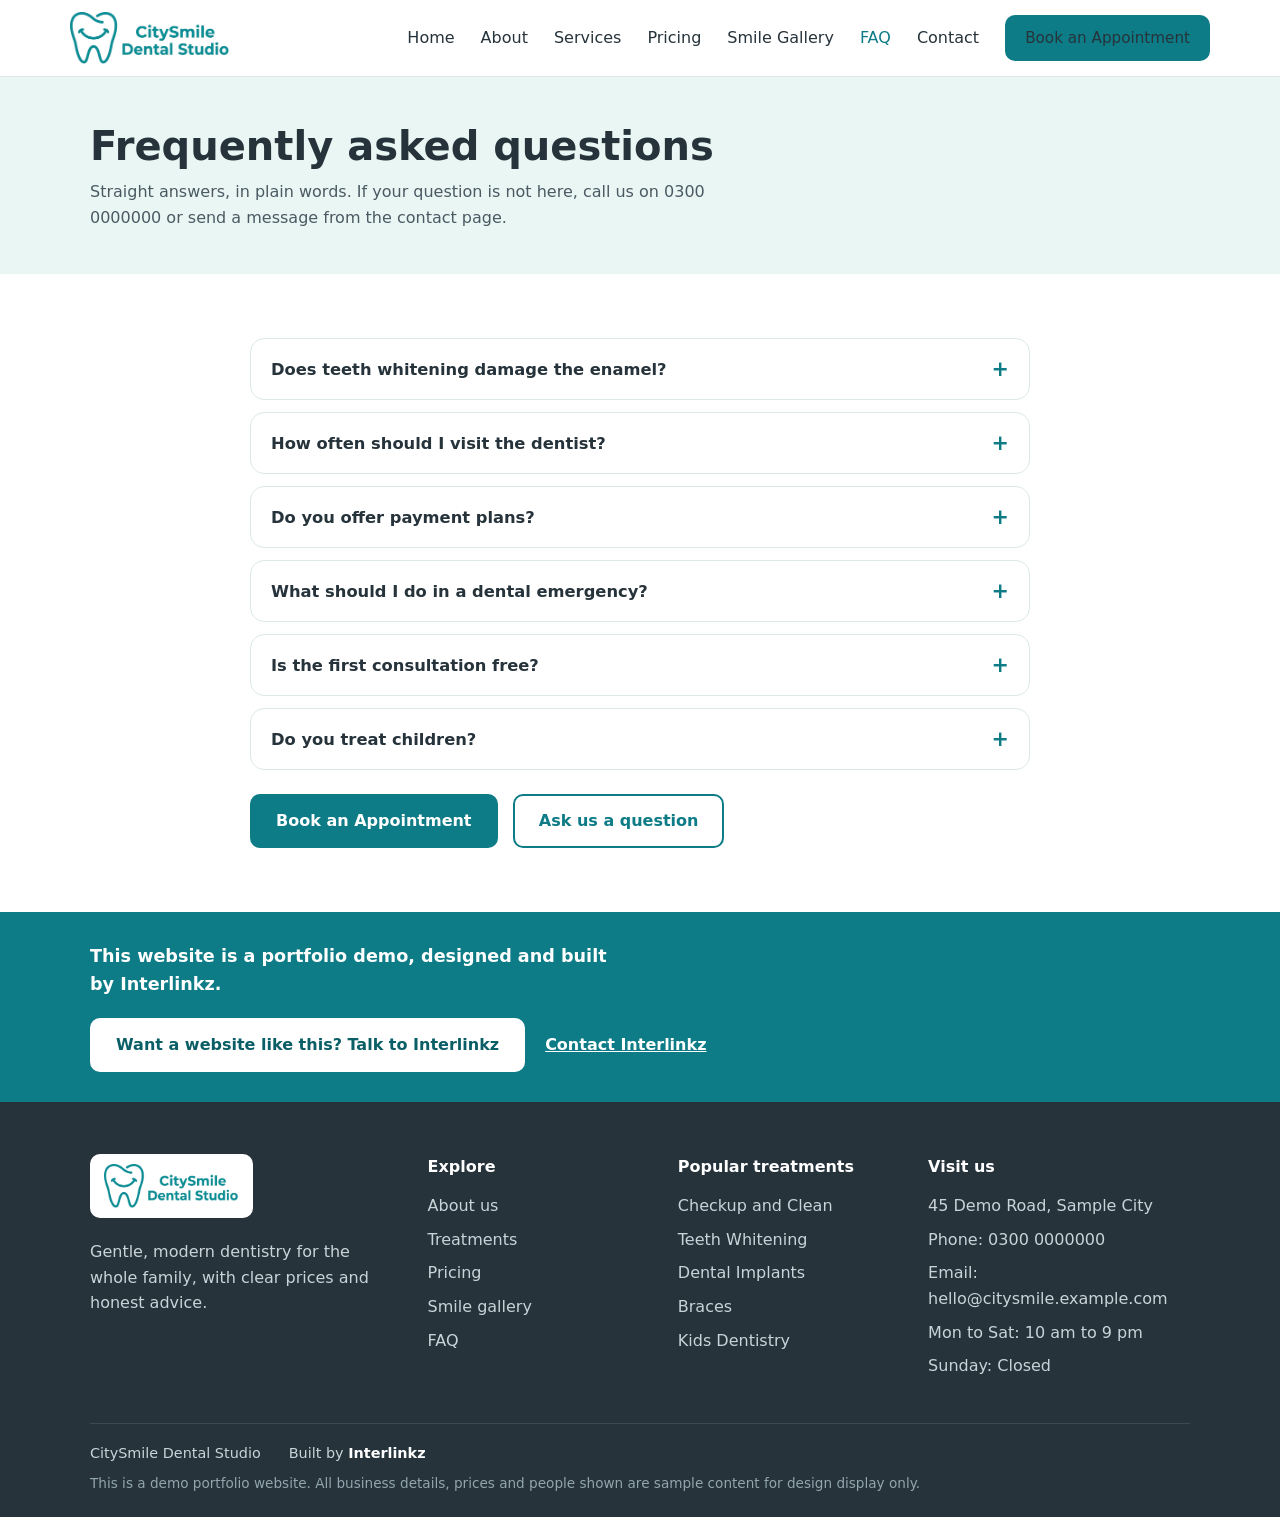
<file: faq.html>
<!DOCTYPE html>
<html lang="en">
<head>
<meta charset="UTF-8">
<meta name="viewport" content="width=device-width, initial-scale=1.0">
<title>FAQ | CitySmile Dental Studio</title>
<meta name="description" content="Answers to common questions about whitening, visits, payment plans, emergencies, first checkups and kids dentistry at CitySmile.">
<link rel="icon" type="image/png" href="images/favicon.png">
<link rel="stylesheet" href="css/style.css">
</head>
<body>

<header class="site-header">
  <div class="container header-inner">
    <a class="logo-link" href="index.html" aria-label="CitySmile Dental Studio home">
      <img src="images/logo-lockup.jpg" alt="CitySmile Dental Studio logo">
    </a>
    <button class="nav-toggle" aria-expanded="false" aria-label="Toggle menu">Menu &#9776;</button>
    <nav class="main-nav" aria-label="Main">
      <a href="index.html">Home</a>
      <a href="about.html">About</a>
      <a href="services.html">Services</a>
      <a href="pricing.html">Pricing</a>
      <a href="gallery.html">Smile Gallery</a>
      <a href="faq.html" class="active">FAQ</a>
      <a href="contact.html">Contact</a>
      <a class="btn small" href="book.html">Book an Appointment</a>
    </nav>
  </div>
</header>

<main>
  <section class="page-hero">
    <div class="container">
      <h1>Frequently asked questions</h1>
      <p>Straight answers, in plain words. If your question is not here, call us on 0300 0000000 or send a message from the contact page.</p>
    </div>
  </section>

  <section class="section">
    <div class="container" style="max-width:820px">
      <div class="faq-item">
        <button class="faq-q" aria-expanded="false">Does teeth whitening damage the enamel?<span class="arrow">+</span></button>
        <div class="faq-a"><div class="faq-a-inner">No. Professional whitening done by a dentist is safe for enamel. We check your teeth first and will tell you honestly if whitening is not right for you.</div></div>
      </div>
      <div class="faq-item">
        <button class="faq-q" aria-expanded="false">How often should I visit the dentist?<span class="arrow">+</span></button>
        <div class="faq-a"><div class="faq-a-inner">For most people, a checkup and clean every 6 months keeps small problems from becoming big ones. If you have gum issues or braces, we may ask to see you more often.</div></div>
      </div>
      <div class="faq-item">
        <button class="faq-q" aria-expanded="false">Do you offer payment plans?<span class="arrow">+</span></button>
        <div class="faq-a"><div class="faq-a-inner">Yes, for larger treatments like braces, implants and aligners we offer monthly payment plans. The full plan is written down for you before treatment starts.</div></div>
      </div>
      <div class="faq-item">
        <button class="faq-q" aria-expanded="false">What should I do in a dental emergency?<span class="arrow">+</span></button>
        <div class="faq-a"><div class="faq-a-inner">If you have severe pain, a broken tooth or swelling, call us as early in the day as you can. We keep emergency slots aside every day and will do our best to see you the same day.</div></div>
      </div>
      <div class="faq-item">
        <button class="faq-q" aria-expanded="false">Is the first consultation free?<span class="arrow">+</span></button>
        <div class="faq-a"><div class="faq-a-inner">Your first checkup is charged at the normal checkup price shown on our pricing page. If you go ahead with a larger treatment plan, we explain every cost in writing before you decide.</div></div>
      </div>
      <div class="faq-item">
        <button class="faq-q" aria-expanded="false">Do you treat children?<span class="arrow">+</span></button>
        <div class="faq-a"><div class="faq-a-inner">Yes, we love treating children. Our kids appointments are gentle and unhurried, and parents can stay with their child during treatment.</div></div>
      </div>
      <p style="margin-top:24px"><a class="btn" href="book.html">Book an Appointment</a> &nbsp; <a class="btn outline" href="contact.html">Ask us a question</a></p>
    </div>
  </section>
</main>

<div class="lead-band">
  <div class="container lead-inner">
    <p>This website is a portfolio demo, designed and built by Interlinkz.</p>
    <div class="lead-actions">
      <a class="btn cta" href="https://interlinkz.com/contact">Want a website like this? Talk to Interlinkz</a>
      <a class="lead-link" href="https://interlinkz.com/contact">Contact Interlinkz</a>
    </div>
  </div>
</div>

<footer class="site-footer">
  <div class="container">
    <div class="footer-grid">
      <div>
        <span class="footer-logo"><img src="images/logo-lockup.jpg" alt="CitySmile Dental Studio logo"></span>
        <p>Gentle, modern dentistry for the whole family, with clear prices and honest advice.</p>
      </div>
      <div>
        <h4>Explore</h4>
        <ul>
          <li><a href="about.html">About us</a></li>
          <li><a href="services.html">Treatments</a></li>
          <li><a href="pricing.html">Pricing</a></li>
          <li><a href="gallery.html">Smile gallery</a></li>
          <li><a href="faq.html">FAQ</a></li>
        </ul>
      </div>
      <div>
        <h4>Popular treatments</h4>
        <ul>
          <li><a href="treatment.html?t=checkup-and-clean">Checkup and Clean</a></li>
          <li><a href="treatment.html?t=teeth-whitening">Teeth Whitening</a></li>
          <li><a href="treatment.html?t=dental-implant">Dental Implants</a></li>
          <li><a href="treatment.html?t=braces">Braces</a></li>
          <li><a href="treatment.html?t=kids-dentistry">Kids Dentistry</a></li>
        </ul>
      </div>
      <div>
        <h4>Visit us</h4>
        <ul>
          <li>45 Demo Road, Sample City</li>
          <li>Phone: 0300 0000000</li>
          <li>Email: hello@citysmile.example.com</li>
          <li>Mon to Sat: 10 am to 9 pm</li>
          <li>Sunday: Closed</li>
        </ul>
      </div>
    </div>
    <div class="footer-bottom">
      <span>CitySmile Dental Studio</span>
      <span>Built by <a href="https://interlinkz.com">Interlinkz</a></span>
      <span class="demo-line">This is a demo portfolio website. All business details, prices and people shown are sample content for design display only.</span>
    </div>
  </div>
</footer>

<script src="js/main.js"></script>
</body>
</html>
</file>
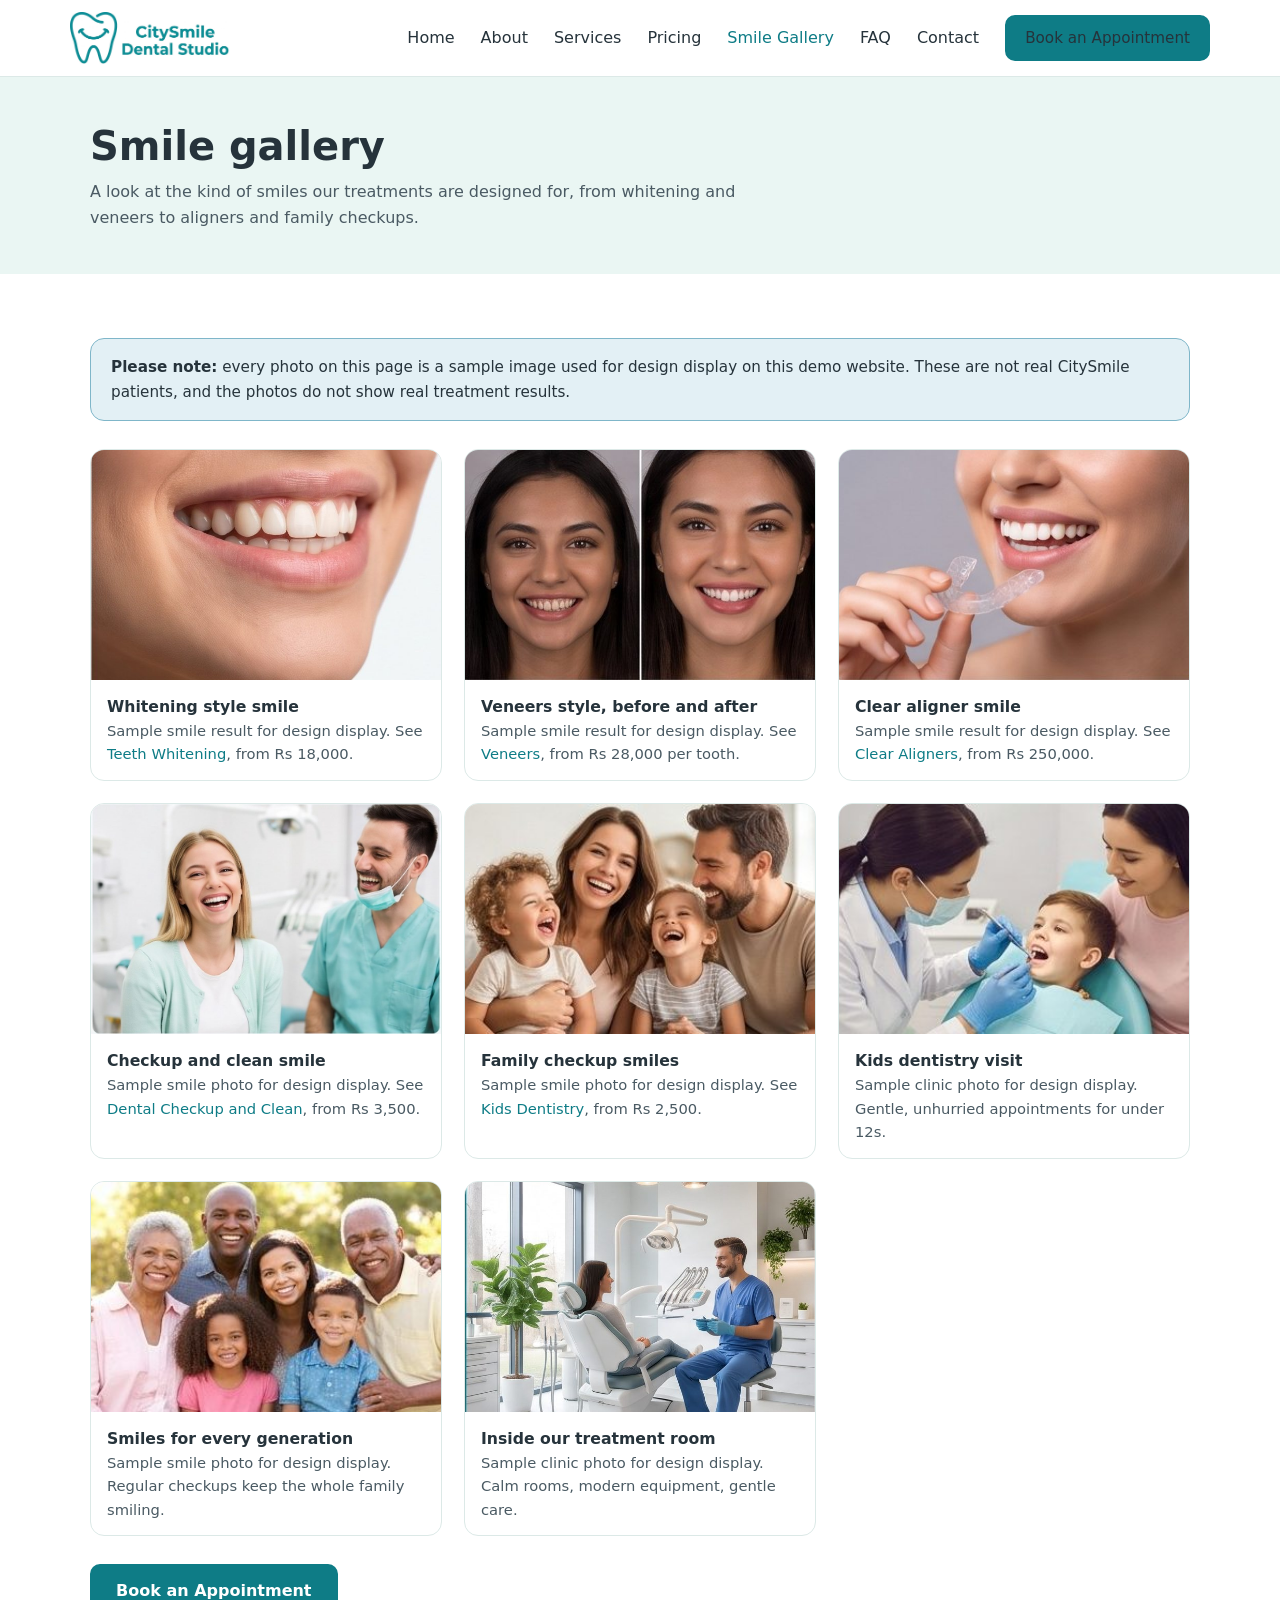
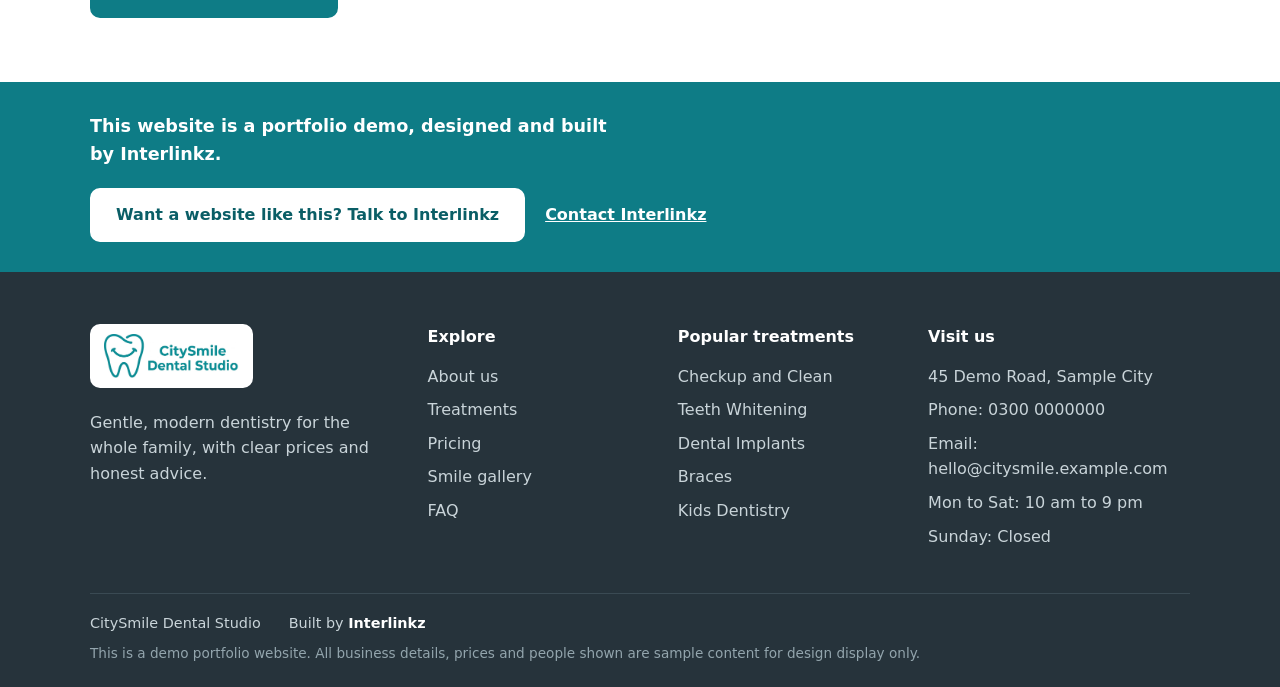
<file: gallery.html>
<!DOCTYPE html>
<html lang="en">
<head>
<meta charset="UTF-8">
<meta name="viewport" content="width=device-width, initial-scale=1.0">
<title>Smile Gallery | CitySmile Dental Studio</title>
<meta name="description" content="Sample smile photos showing the style of results CitySmile treatments are designed for. All images are demo images for design display.">
<link rel="icon" type="image/png" href="images/favicon.png">
<link rel="stylesheet" href="css/style.css">
</head>
<body>

<header class="site-header">
  <div class="container header-inner">
    <a class="logo-link" href="index.html" aria-label="CitySmile Dental Studio home">
      <img src="images/logo-lockup.jpg" alt="CitySmile Dental Studio logo">
    </a>
    <button class="nav-toggle" aria-expanded="false" aria-label="Toggle menu">Menu &#9776;</button>
    <nav class="main-nav" aria-label="Main">
      <a href="index.html">Home</a>
      <a href="about.html">About</a>
      <a href="services.html">Services</a>
      <a href="pricing.html">Pricing</a>
      <a href="gallery.html" class="active">Smile Gallery</a>
      <a href="faq.html">FAQ</a>
      <a href="contact.html">Contact</a>
      <a class="btn small" href="book.html">Book an Appointment</a>
    </nav>
  </div>
</header>

<main>
  <section class="page-hero">
    <div class="container">
      <h1>Smile gallery</h1>
      <p>A look at the kind of smiles our treatments are designed for, from whitening and veneers to aligners and family checkups.</p>
    </div>
  </section>

  <section class="section">
    <div class="container">
      <div class="demo-note">
        <strong>Please note:</strong> every photo on this page is a sample image used for design display on this demo website. These are not real CitySmile patients, and the photos do not show real treatment results.
      </div>
      <div class="gallery-grid">
        <figure class="gallery-item">
          <img src="images/smile-closeup.jpg" alt="Close up of a bright, healthy smile">
          <figcaption><strong>Whitening style smile</strong>Sample smile result for design display. See <a href="treatment.html?t=teeth-whitening">Teeth Whitening</a>, from Rs 18,000.</figcaption>
        </figure>
        <figure class="gallery-item">
          <img src="images/veneers-pair.jpg" alt="Before and after style photos of the same smile">
          <figcaption><strong>Veneers style, before and after</strong>Sample smile result for design display. See <a href="treatment.html?t=veneers">Veneers</a>, from Rs 28,000 per tooth.</figcaption>
        </figure>
        <figure class="gallery-item">
          <img src="images/aligner.jpg" alt="A smiling patient holding a clear aligner tray">
          <figcaption><strong>Clear aligner smile</strong>Sample smile result for design display. See <a href="treatment.html?t=clear-aligners">Clear Aligners</a>, from Rs 250,000.</figcaption>
        </figure>
        <figure class="gallery-item">
          <img src="images/hero.jpg" alt="A patient laughing with her dentist after treatment">
          <figcaption><strong>Checkup and clean smile</strong>Sample smile photo for design display. See <a href="treatment.html?t=checkup-and-clean">Dental Checkup and Clean</a>, from Rs 3,500.</figcaption>
        </figure>
        <figure class="gallery-item">
          <img src="images/family-smiles.jpg" alt="Parents and children laughing together">
          <figcaption><strong>Family checkup smiles</strong>Sample smile photo for design display. See <a href="treatment.html?t=kids-dentistry">Kids Dentistry</a>, from Rs 2,500.</figcaption>
        </figure>
        <figure class="gallery-item">
          <img src="images/kids-visit.jpg" alt="A dentist gently checking a young patient's teeth">
          <figcaption><strong>Kids dentistry visit</strong>Sample clinic photo for design display. Gentle, unhurried appointments for under 12s.</figcaption>
        </figure>
        <figure class="gallery-item">
          <img src="images/family-group.jpg" alt="A three generation family smiling outdoors">
          <figcaption><strong>Smiles for every generation</strong>Sample smile photo for design display. Regular checkups keep the whole family smiling.</figcaption>
        </figure>
        <figure class="gallery-item">
          <img src="images/clinic.jpg" alt="A patient talking with her dentist in the treatment room">
          <figcaption><strong>Inside our treatment room</strong>Sample clinic photo for design display. Calm rooms, modern equipment, gentle care.</figcaption>
        </figure>
      </div>
      <p style="margin-top:28px"><a class="btn" href="book.html">Book an Appointment</a></p>
    </div>
  </section>
</main>

<div class="lead-band">
  <div class="container lead-inner">
    <p>This website is a portfolio demo, designed and built by Interlinkz.</p>
    <div class="lead-actions">
      <a class="btn cta" href="https://interlinkz.com/contact">Want a website like this? Talk to Interlinkz</a>
      <a class="lead-link" href="https://interlinkz.com/contact">Contact Interlinkz</a>
    </div>
  </div>
</div>

<footer class="site-footer">
  <div class="container">
    <div class="footer-grid">
      <div>
        <span class="footer-logo"><img src="images/logo-lockup.jpg" alt="CitySmile Dental Studio logo"></span>
        <p>Gentle, modern dentistry for the whole family, with clear prices and honest advice.</p>
      </div>
      <div>
        <h4>Explore</h4>
        <ul>
          <li><a href="about.html">About us</a></li>
          <li><a href="services.html">Treatments</a></li>
          <li><a href="pricing.html">Pricing</a></li>
          <li><a href="gallery.html">Smile gallery</a></li>
          <li><a href="faq.html">FAQ</a></li>
        </ul>
      </div>
      <div>
        <h4>Popular treatments</h4>
        <ul>
          <li><a href="treatment.html?t=checkup-and-clean">Checkup and Clean</a></li>
          <li><a href="treatment.html?t=teeth-whitening">Teeth Whitening</a></li>
          <li><a href="treatment.html?t=dental-implant">Dental Implants</a></li>
          <li><a href="treatment.html?t=braces">Braces</a></li>
          <li><a href="treatment.html?t=kids-dentistry">Kids Dentistry</a></li>
        </ul>
      </div>
      <div>
        <h4>Visit us</h4>
        <ul>
          <li>45 Demo Road, Sample City</li>
          <li>Phone: 0300 0000000</li>
          <li>Email: hello@citysmile.example.com</li>
          <li>Mon to Sat: 10 am to 9 pm</li>
          <li>Sunday: Closed</li>
        </ul>
      </div>
    </div>
    <div class="footer-bottom">
      <span>CitySmile Dental Studio</span>
      <span>Built by <a href="https://interlinkz.com">Interlinkz</a></span>
      <span class="demo-line">This is a demo portfolio website. All business details, prices and people shown are sample content for design display only.</span>
    </div>
  </div>
</footer>

<script src="js/main.js"></script>
</body>
</html>
</file>
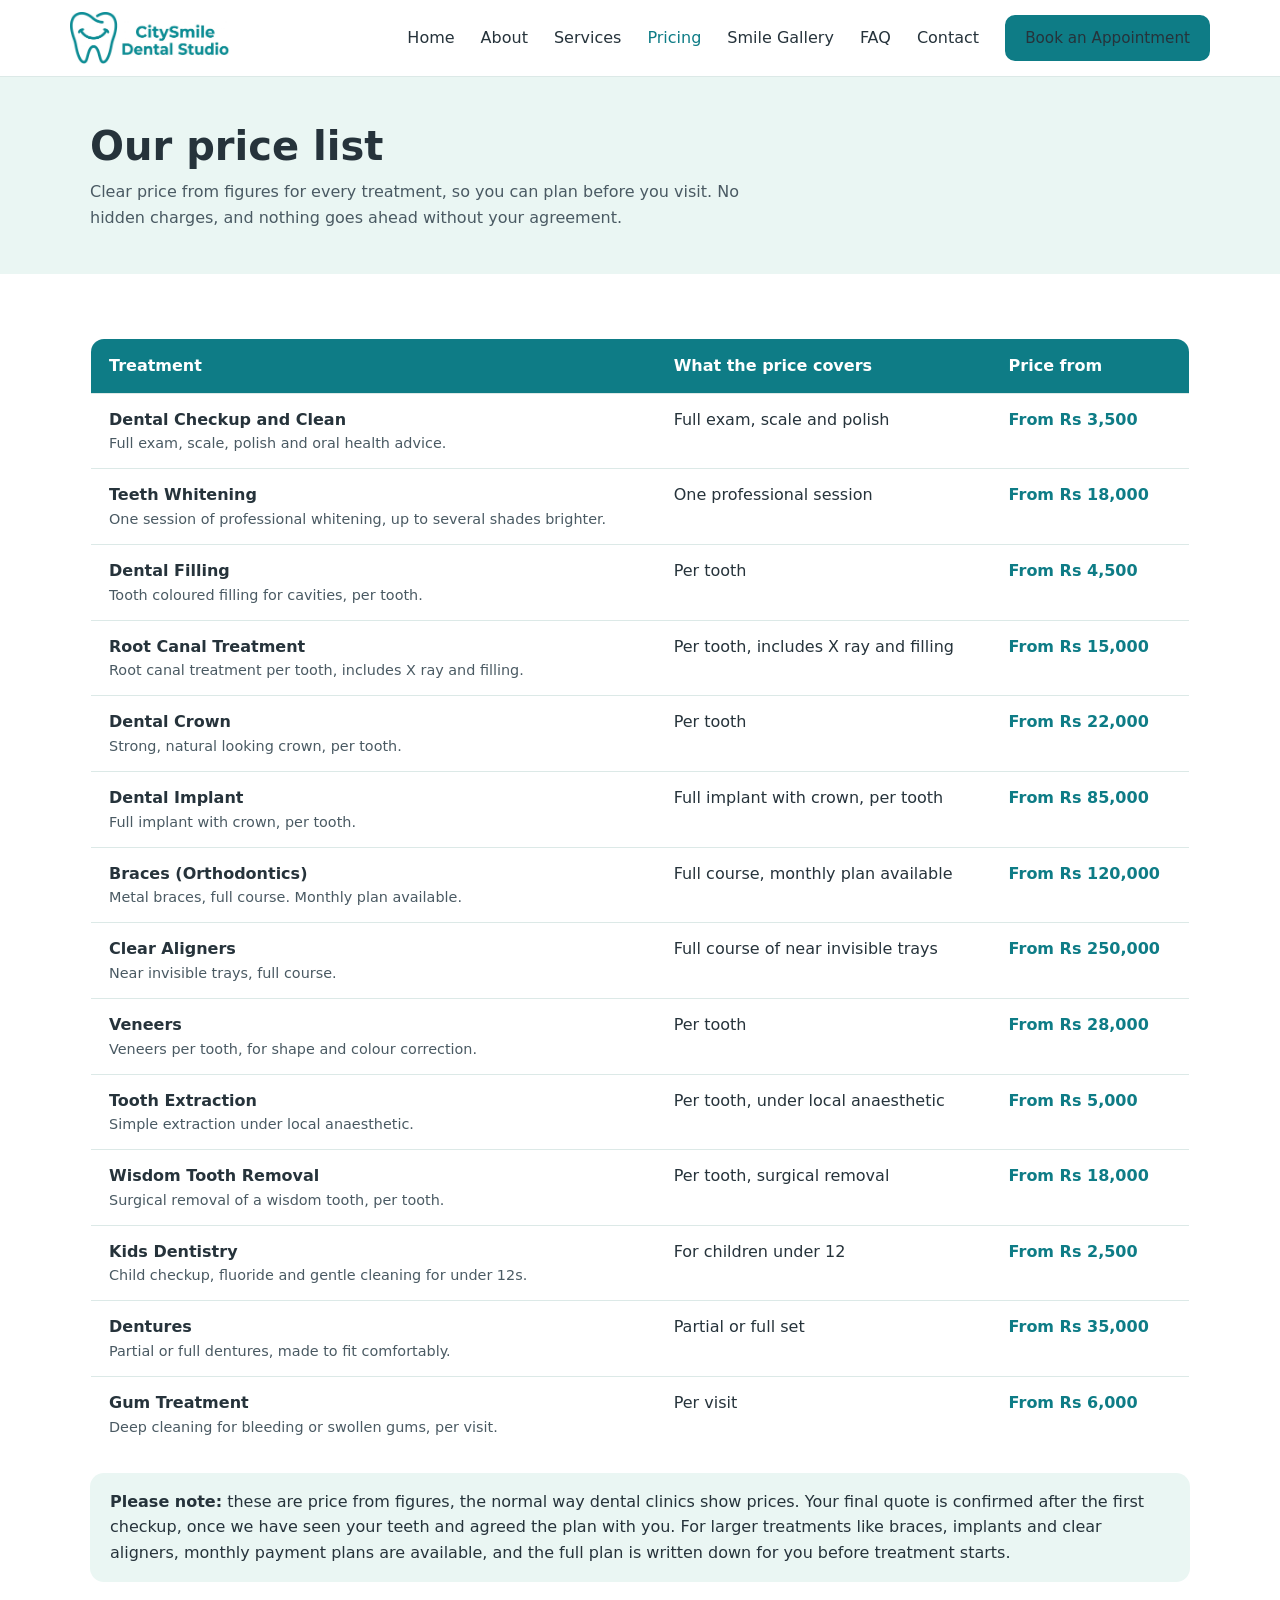
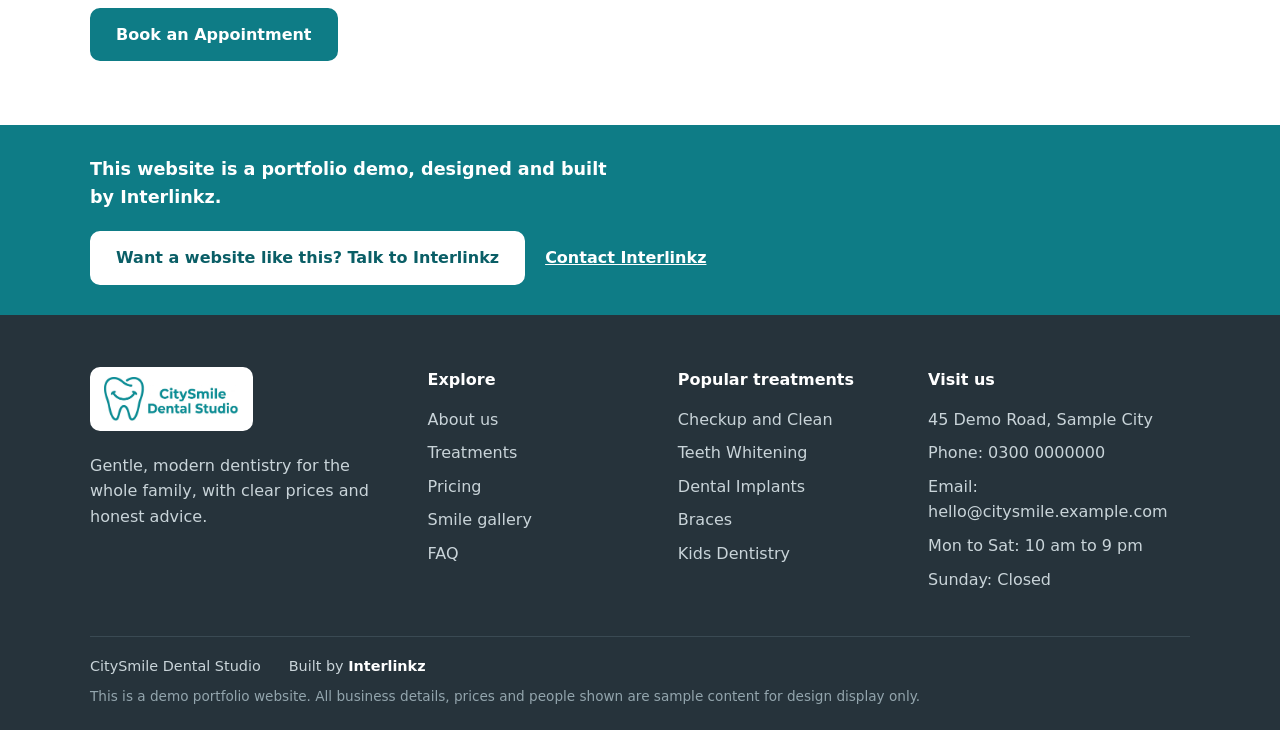
<file: pricing.html>
<!DOCTYPE html>
<html lang="en">
<head>
<meta charset="UTF-8">
<meta name="viewport" content="width=device-width, initial-scale=1.0">
<title>Pricing | CitySmile Dental Studio</title>
<meta name="description" content="The full CitySmile price list with price from figures for all 14 treatments. Final quotes are confirmed after the first checkup.">
<link rel="icon" type="image/png" href="images/favicon.png">
<link rel="stylesheet" href="css/style.css">
</head>
<body>

<header class="site-header">
  <div class="container header-inner">
    <a class="logo-link" href="index.html" aria-label="CitySmile Dental Studio home">
      <img src="images/logo-lockup.jpg" alt="CitySmile Dental Studio logo">
    </a>
    <button class="nav-toggle" aria-expanded="false" aria-label="Toggle menu">Menu &#9776;</button>
    <nav class="main-nav" aria-label="Main">
      <a href="index.html">Home</a>
      <a href="about.html">About</a>
      <a href="services.html">Services</a>
      <a href="pricing.html" class="active">Pricing</a>
      <a href="gallery.html">Smile Gallery</a>
      <a href="faq.html">FAQ</a>
      <a href="contact.html">Contact</a>
      <a class="btn small" href="book.html">Book an Appointment</a>
    </nav>
  </div>
</header>

<main>
  <section class="page-hero">
    <div class="container">
      <h1>Our price list</h1>
      <p>Clear price from figures for every treatment, so you can plan before you visit. No hidden charges, and nothing goes ahead without your agreement.</p>
    </div>
  </section>

  <section class="section">
    <div class="container">
      <table class="price-table">
        <thead>
          <tr><th>Treatment</th><th>What the price covers</th><th>Price from</th></tr>
        </thead>
        <tbody id="price-rows"></tbody>
      </table>
      <div class="note-box">
        <strong>Please note:</strong> these are price from figures, the normal way dental clinics show prices. Your final quote is confirmed after the first checkup, once we have seen your teeth and agreed the plan with you. For larger treatments like braces, implants and clear aligners, monthly payment plans are available, and the full plan is written down for you before treatment starts.
      </div>
      <p style="margin-top:26px"><a class="btn" href="book.html">Book an Appointment</a></p>
    </div>
  </section>
</main>

<div class="lead-band">
  <div class="container lead-inner">
    <p>This website is a portfolio demo, designed and built by Interlinkz.</p>
    <div class="lead-actions">
      <a class="btn cta" href="https://interlinkz.com/contact">Want a website like this? Talk to Interlinkz</a>
      <a class="lead-link" href="https://interlinkz.com/contact">Contact Interlinkz</a>
    </div>
  </div>
</div>

<footer class="site-footer">
  <div class="container">
    <div class="footer-grid">
      <div>
        <span class="footer-logo"><img src="images/logo-lockup.jpg" alt="CitySmile Dental Studio logo"></span>
        <p>Gentle, modern dentistry for the whole family, with clear prices and honest advice.</p>
      </div>
      <div>
        <h4>Explore</h4>
        <ul>
          <li><a href="about.html">About us</a></li>
          <li><a href="services.html">Treatments</a></li>
          <li><a href="pricing.html">Pricing</a></li>
          <li><a href="gallery.html">Smile gallery</a></li>
          <li><a href="faq.html">FAQ</a></li>
        </ul>
      </div>
      <div>
        <h4>Popular treatments</h4>
        <ul>
          <li><a href="treatment.html?t=checkup-and-clean">Checkup and Clean</a></li>
          <li><a href="treatment.html?t=teeth-whitening">Teeth Whitening</a></li>
          <li><a href="treatment.html?t=dental-implant">Dental Implants</a></li>
          <li><a href="treatment.html?t=braces">Braces</a></li>
          <li><a href="treatment.html?t=kids-dentistry">Kids Dentistry</a></li>
        </ul>
      </div>
      <div>
        <h4>Visit us</h4>
        <ul>
          <li>45 Demo Road, Sample City</li>
          <li>Phone: 0300 0000000</li>
          <li>Email: hello@citysmile.example.com</li>
          <li>Mon to Sat: 10 am to 9 pm</li>
          <li>Sunday: Closed</li>
        </ul>
      </div>
    </div>
    <div class="footer-bottom">
      <span>CitySmile Dental Studio</span>
      <span>Built by <a href="https://interlinkz.com">Interlinkz</a></span>
      <span class="demo-line">This is a demo portfolio website. All business details, prices and people shown are sample content for design display only.</span>
    </div>
  </div>
</footer>

<script src="js/main.js"></script>
</body>
</html>
</file>
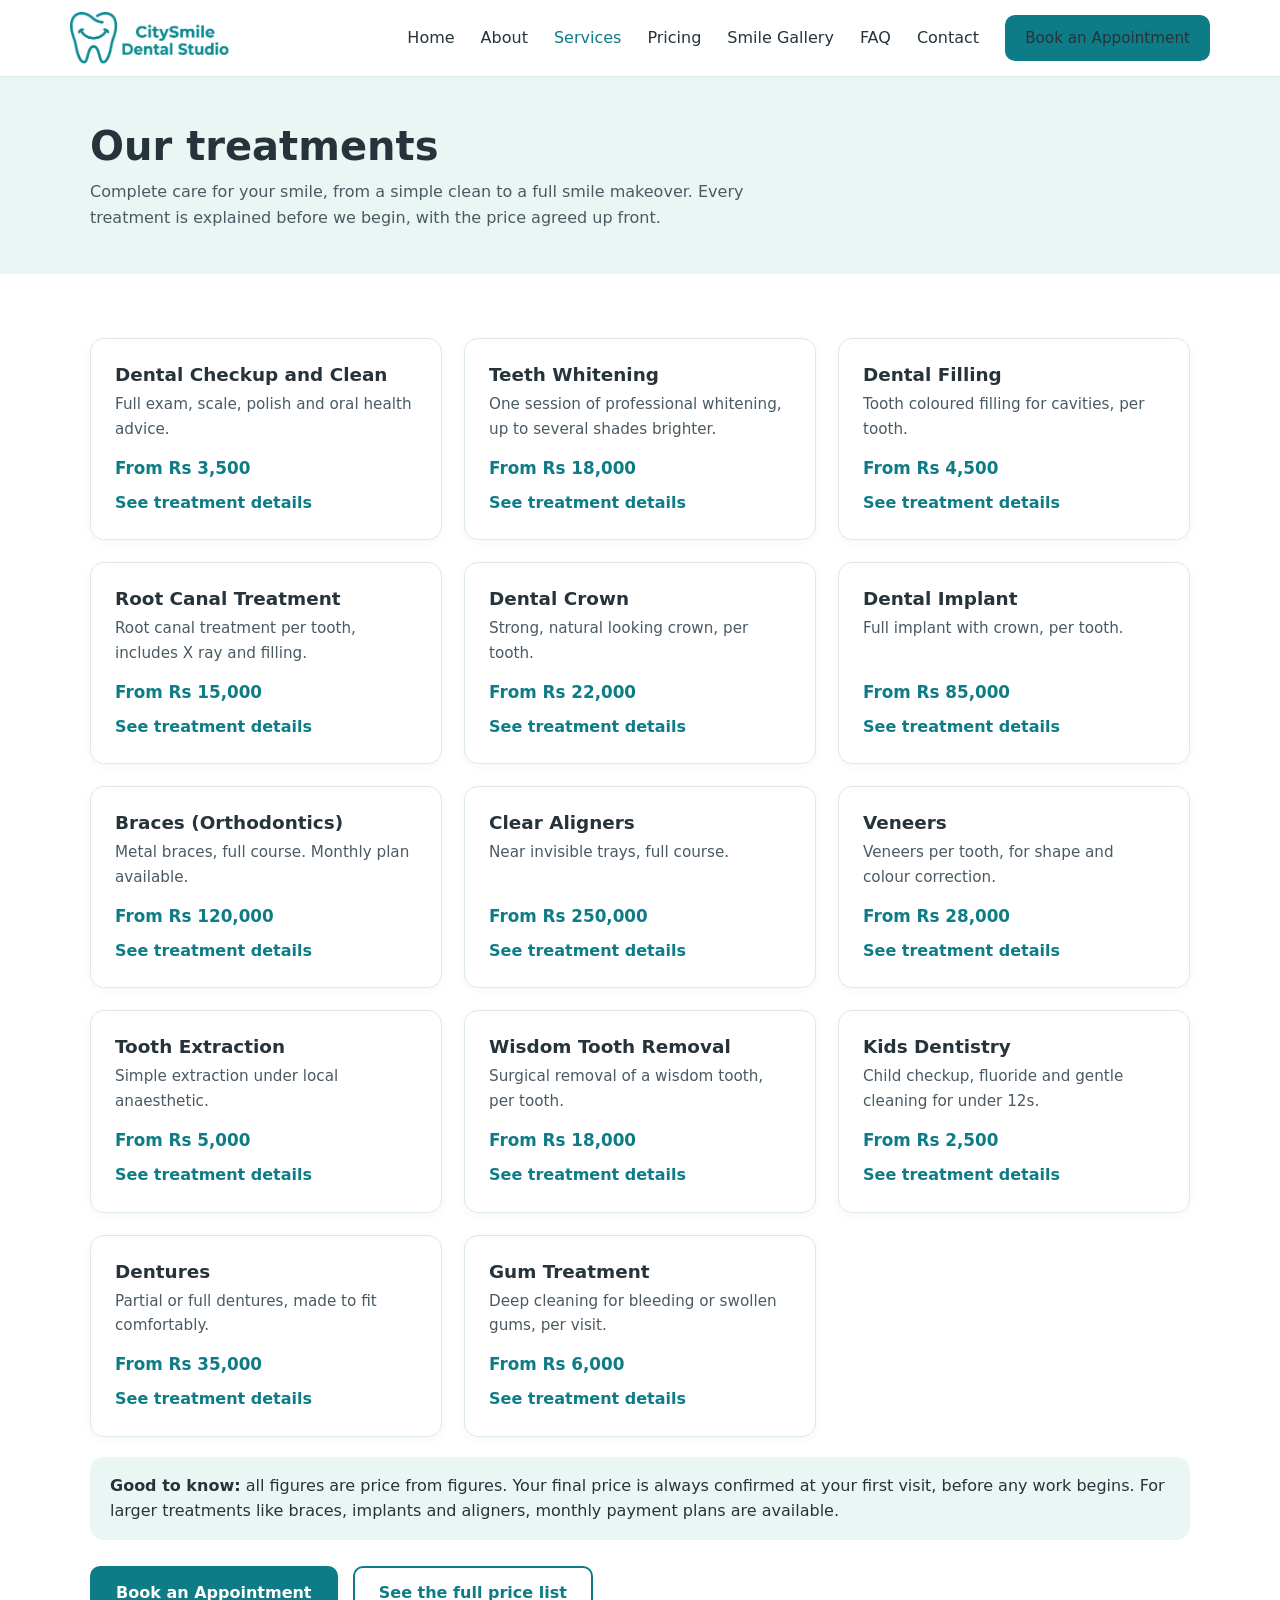
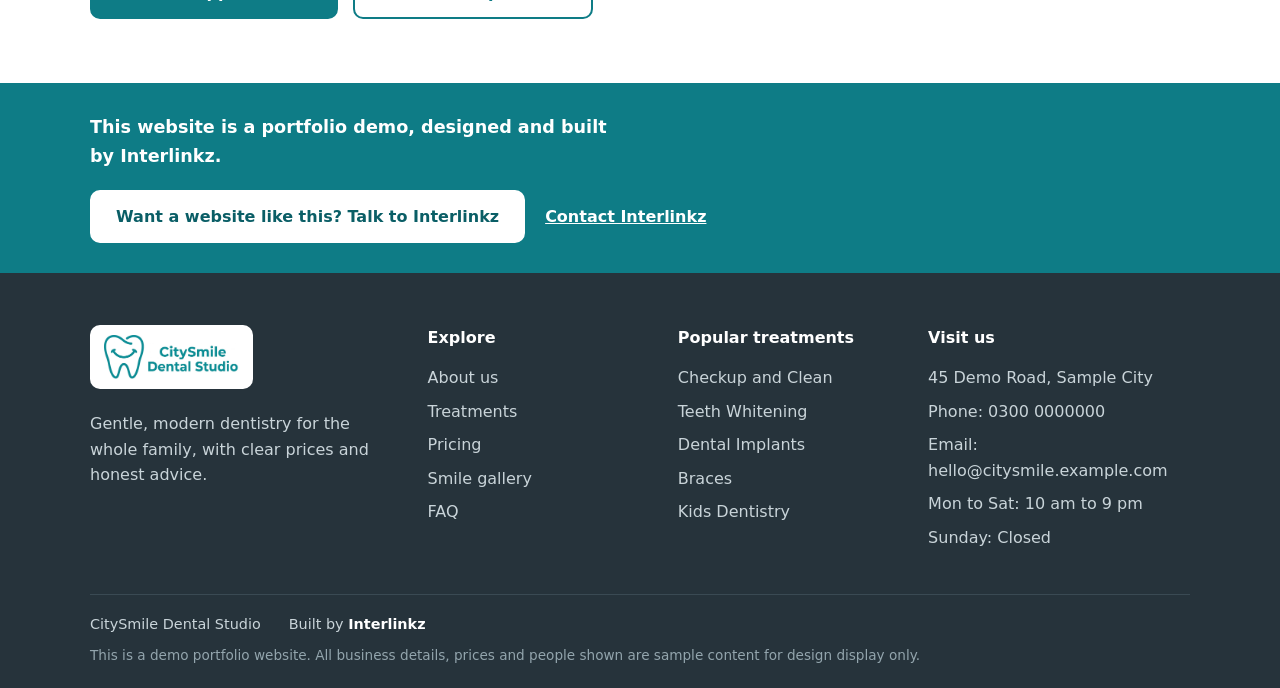
<file: services.html>
<!DOCTYPE html>
<html lang="en">
<head>
<meta charset="UTF-8">
<meta name="viewport" content="width=device-width, initial-scale=1.0">
<title>Our Treatments | CitySmile Dental Studio</title>
<meta name="description" content="All 14 CitySmile treatments with clear price from figures, from checkups and cleans to implants, braces and veneers.">
<link rel="icon" type="image/png" href="images/favicon.png">
<link rel="stylesheet" href="css/style.css">
</head>
<body>

<header class="site-header">
  <div class="container header-inner">
    <a class="logo-link" href="index.html" aria-label="CitySmile Dental Studio home">
      <img src="images/logo-lockup.jpg" alt="CitySmile Dental Studio logo">
    </a>
    <button class="nav-toggle" aria-expanded="false" aria-label="Toggle menu">Menu &#9776;</button>
    <nav class="main-nav" aria-label="Main">
      <a href="index.html">Home</a>
      <a href="about.html">About</a>
      <a href="services.html" class="active">Services</a>
      <a href="pricing.html">Pricing</a>
      <a href="gallery.html">Smile Gallery</a>
      <a href="faq.html">FAQ</a>
      <a href="contact.html">Contact</a>
      <a class="btn small" href="book.html">Book an Appointment</a>
    </nav>
  </div>
</header>

<main>
  <section class="page-hero">
    <div class="container">
      <h1>Our treatments</h1>
      <p>Complete care for your smile, from a simple clean to a full smile makeover. Every treatment is explained before we begin, with the price agreed up front.</p>
    </div>
  </section>

  <section class="section">
    <div class="container">
      <div class="grid-3" id="services-grid"></div>
      <div class="note-box">
        <strong>Good to know:</strong> all figures are price from figures. Your final price is always confirmed at your first visit, before any work begins. For larger treatments like braces, implants and aligners, monthly payment plans are available.
      </div>
      <p style="margin-top:26px"><a class="btn" href="book.html">Book an Appointment</a> &nbsp; <a class="btn outline" href="pricing.html">See the full price list</a></p>
    </div>
  </section>
</main>

<div class="lead-band">
  <div class="container lead-inner">
    <p>This website is a portfolio demo, designed and built by Interlinkz.</p>
    <div class="lead-actions">
      <a class="btn cta" href="https://interlinkz.com/contact">Want a website like this? Talk to Interlinkz</a>
      <a class="lead-link" href="https://interlinkz.com/contact">Contact Interlinkz</a>
    </div>
  </div>
</div>

<footer class="site-footer">
  <div class="container">
    <div class="footer-grid">
      <div>
        <span class="footer-logo"><img src="images/logo-lockup.jpg" alt="CitySmile Dental Studio logo"></span>
        <p>Gentle, modern dentistry for the whole family, with clear prices and honest advice.</p>
      </div>
      <div>
        <h4>Explore</h4>
        <ul>
          <li><a href="about.html">About us</a></li>
          <li><a href="services.html">Treatments</a></li>
          <li><a href="pricing.html">Pricing</a></li>
          <li><a href="gallery.html">Smile gallery</a></li>
          <li><a href="faq.html">FAQ</a></li>
        </ul>
      </div>
      <div>
        <h4>Popular treatments</h4>
        <ul>
          <li><a href="treatment.html?t=checkup-and-clean">Checkup and Clean</a></li>
          <li><a href="treatment.html?t=teeth-whitening">Teeth Whitening</a></li>
          <li><a href="treatment.html?t=dental-implant">Dental Implants</a></li>
          <li><a href="treatment.html?t=braces">Braces</a></li>
          <li><a href="treatment.html?t=kids-dentistry">Kids Dentistry</a></li>
        </ul>
      </div>
      <div>
        <h4>Visit us</h4>
        <ul>
          <li>45 Demo Road, Sample City</li>
          <li>Phone: 0300 0000000</li>
          <li>Email: hello@citysmile.example.com</li>
          <li>Mon to Sat: 10 am to 9 pm</li>
          <li>Sunday: Closed</li>
        </ul>
      </div>
    </div>
    <div class="footer-bottom">
      <span>CitySmile Dental Studio</span>
      <span>Built by <a href="https://interlinkz.com">Interlinkz</a></span>
      <span class="demo-line">This is a demo portfolio website. All business details, prices and people shown are sample content for design display only.</span>
    </div>
  </div>
</footer>

<script src="js/main.js"></script>
</body>
</html>
</file>
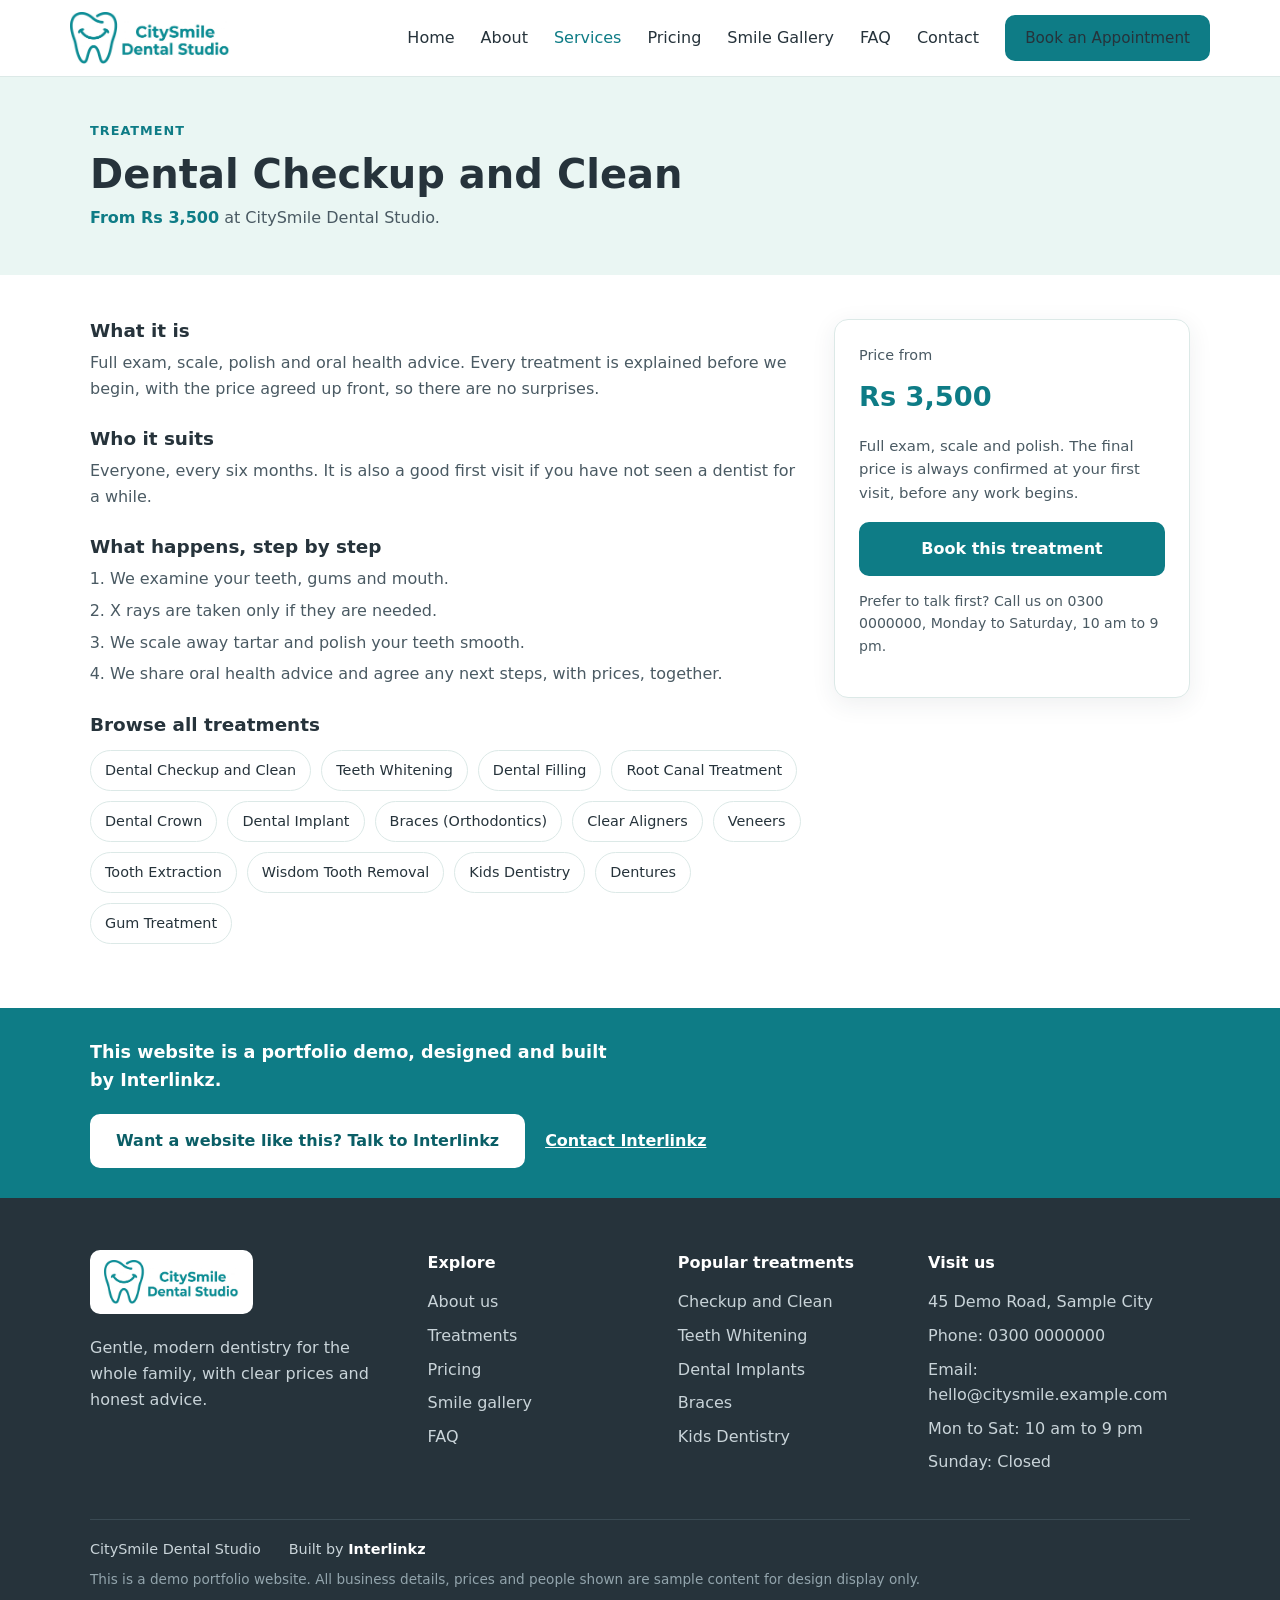
<file: treatment.html>
<!DOCTYPE html>
<html lang="en">
<head>
<meta charset="UTF-8">
<meta name="viewport" content="width=device-width, initial-scale=1.0">
<title>Treatment Details | CitySmile Dental Studio</title>
<meta name="description" content="What the treatment is, who it suits, what happens step by step, and the price from figure at CitySmile Dental Studio.">
<link rel="icon" type="image/png" href="images/favicon.png">
<link rel="stylesheet" href="css/style.css">
</head>
<body>

<header class="site-header">
  <div class="container header-inner">
    <a class="logo-link" href="index.html" aria-label="CitySmile Dental Studio home">
      <img src="images/logo-lockup.jpg" alt="CitySmile Dental Studio logo">
    </a>
    <button class="nav-toggle" aria-expanded="false" aria-label="Toggle menu">Menu &#9776;</button>
    <nav class="main-nav" aria-label="Main">
      <a href="index.html">Home</a>
      <a href="about.html">About</a>
      <a href="services.html" class="active">Services</a>
      <a href="pricing.html">Pricing</a>
      <a href="gallery.html">Smile Gallery</a>
      <a href="faq.html">FAQ</a>
      <a href="contact.html">Contact</a>
      <a class="btn small" href="book.html">Book an Appointment</a>
    </nav>
  </div>
</header>

<main id="treatment-detail">
  <section class="treat-hero">
    <div class="container">
      <p class="eyebrow">Treatment</p>
      <h1 id="t-name">Treatment</h1>
      <p style="color:var(--slate-soft);margin-top:6px"><strong id="t-price-hero" style="color:var(--teal)"></strong> at CitySmile Dental Studio.</p>
    </div>
  </section>

  <section class="section" style="padding-top:44px">
    <div class="container treat-layout">
      <div>
        <h3 style="margin-top:0">What it is</h3>
        <p id="t-what"></p>
        <h3>Who it suits</h3>
        <p id="t-suits"></p>
        <h3>What happens, step by step</h3>
        <ol id="t-steps"></ol>
        <h3>Browse all treatments</h3>
        <div class="chip-row" id="t-chips"></div>
      </div>
      <aside class="price-card">
        <p style="margin:0;color:var(--slate-soft);font-size:.9rem">Price from</p>
        <p class="big" id="t-price-big"></p>
        <p id="t-price-note"></p>
        <a class="btn" id="t-book" href="book.html" style="display:block">Book this treatment</a>
        <p style="margin-top:14px;font-size:.88rem">Prefer to talk first? Call us on 0300 0000000, Monday to Saturday, 10 am to 9 pm.</p>
      </aside>
    </div>
  </section>
</main>

<div class="lead-band">
  <div class="container lead-inner">
    <p>This website is a portfolio demo, designed and built by Interlinkz.</p>
    <div class="lead-actions">
      <a class="btn cta" href="https://interlinkz.com/contact">Want a website like this? Talk to Interlinkz</a>
      <a class="lead-link" href="https://interlinkz.com/contact">Contact Interlinkz</a>
    </div>
  </div>
</div>

<footer class="site-footer">
  <div class="container">
    <div class="footer-grid">
      <div>
        <span class="footer-logo"><img src="images/logo-lockup.jpg" alt="CitySmile Dental Studio logo"></span>
        <p>Gentle, modern dentistry for the whole family, with clear prices and honest advice.</p>
      </div>
      <div>
        <h4>Explore</h4>
        <ul>
          <li><a href="about.html">About us</a></li>
          <li><a href="services.html">Treatments</a></li>
          <li><a href="pricing.html">Pricing</a></li>
          <li><a href="gallery.html">Smile gallery</a></li>
          <li><a href="faq.html">FAQ</a></li>
        </ul>
      </div>
      <div>
        <h4>Popular treatments</h4>
        <ul>
          <li><a href="treatment.html?t=checkup-and-clean">Checkup and Clean</a></li>
          <li><a href="treatment.html?t=teeth-whitening">Teeth Whitening</a></li>
          <li><a href="treatment.html?t=dental-implant">Dental Implants</a></li>
          <li><a href="treatment.html?t=braces">Braces</a></li>
          <li><a href="treatment.html?t=kids-dentistry">Kids Dentistry</a></li>
        </ul>
      </div>
      <div>
        <h4>Visit us</h4>
        <ul>
          <li>45 Demo Road, Sample City</li>
          <li>Phone: 0300 0000000</li>
          <li>Email: hello@citysmile.example.com</li>
          <li>Mon to Sat: 10 am to 9 pm</li>
          <li>Sunday: Closed</li>
        </ul>
      </div>
    </div>
    <div class="footer-bottom">
      <span>CitySmile Dental Studio</span>
      <span>Built by <a href="https://interlinkz.com">Interlinkz</a></span>
      <span class="demo-line">This is a demo portfolio website. All business details, prices and people shown are sample content for design display only.</span>
    </div>
  </div>
</footer>

<script src="js/main.js"></script>
</body>
</html>
</file>
<file: css/style.css>
/* CitySmile Dental Studio - demo site styles */
:root{
  --teal:#0E7C86;
  --teal-dark:#0A5E66;
  --sky:#7FB6C9;
  --sky-soft:#E3F0F5;
  --mint:#EAF6F3;
  --slate:#26333B;
  --slate-soft:#4A5A63;
  --line:#DCE9E7;
  --white:#FFFFFF;
  --error:#B3261E;
  --radius:14px;
  --shadow:0 6px 24px rgba(38,51,59,.08);
}
*{box-sizing:border-box;margin:0;padding:0}
html{scroll-behavior:smooth}
body{
  font-family:"Segoe UI",system-ui,-apple-system,Roboto,"Helvetica Neue",Arial,sans-serif;
  color:var(--slate);
  background:var(--white);
  line-height:1.6;
  font-size:16px;
}
img{max-width:100%;display:block}
a{color:var(--teal);text-decoration:none}
a:hover{text-decoration:underline}
.container{max-width:1140px;margin:0 auto;padding:0 20px}
h1,h2,h3{line-height:1.25;color:var(--slate)}
h1{font-size:2.5rem;font-weight:700}
h2{font-size:1.9rem;font-weight:700;margin-bottom:12px}
h3{font-size:1.15rem;font-weight:600}
.section{padding:64px 0}
.section.mint{background:var(--mint)}
.section.soft{background:#F7FBFA}
.section-head{max-width:720px;margin-bottom:32px}
.section-head p{color:var(--slate-soft)}
.eyebrow{color:var(--teal);font-weight:700;text-transform:uppercase;letter-spacing:.08em;font-size:.8rem;margin-bottom:8px}

/* Header */
.site-header{background:var(--white);border-bottom:1px solid var(--line);position:sticky;top:0;z-index:50}
.header-inner{display:flex;align-items:center;justify-content:space-between;gap:16px;padding:12px 0}
.logo-link{display:flex;align-items:center;flex-shrink:0}
.logo-link img{height:52px;width:auto}
.main-nav{display:flex;align-items:center;gap:26px}
.main-nav a{color:var(--slate);font-weight:500}
.main-nav a:hover,.main-nav a.active{color:var(--teal);text-decoration:none}
.btn{display:inline-block;background:var(--teal);color:var(--white);padding:12px 24px;border-radius:10px;font-weight:600;border:2px solid var(--teal);cursor:pointer;font-size:1rem;text-align:center}
.btn:hover{background:var(--teal-dark);border-color:var(--teal-dark);text-decoration:none}
.btn.light{background:var(--sky);border-color:var(--sky);color:var(--slate)}
.btn.light:hover{background:#6AA8BE;border-color:#6AA8BE}
.btn.outline{background:transparent;color:var(--teal)}
.btn.outline:hover{background:var(--mint)}
.btn.small{padding:9px 18px;font-size:.95rem}
.nav-toggle{display:none;background:none;border:1px solid var(--line);border-radius:8px;padding:9px 12px;cursor:pointer;font-size:1rem;color:var(--slate)}

/* Hero */
.hero{background:linear-gradient(180deg,#F2F9F7 0%,var(--white) 100%);padding:56px 0 64px}
.hero-grid{display:grid;grid-template-columns:1fr 1fr;gap:44px;align-items:center}
.hero p.lead{font-size:1.15rem;color:var(--slate-soft);margin:18px 0 26px}
.hero-photo img{border-radius:18px;box-shadow:var(--shadow);width:100%;height:auto}
.hero-actions{display:flex;gap:14px;flex-wrap:wrap}

/* Trust strip */
.trust-strip{border-top:1px solid var(--line);border-bottom:1px solid var(--line);background:var(--white)}
.trust-grid{display:grid;grid-template-columns:repeat(4,1fr);gap:20px;padding:22px 0}
.trust-item{display:flex;gap:12px;align-items:flex-start}
.trust-item .ic{flex-shrink:0;width:42px;height:42px;border-radius:50%;background:var(--mint);display:flex;align-items:center;justify-content:center}
.trust-item strong{display:block;font-size:.98rem}
.trust-item span{font-size:.88rem;color:var(--slate-soft)}

/* Cards and grids */
.grid-3{display:grid;grid-template-columns:repeat(3,1fr);gap:22px}
.grid-2{display:grid;grid-template-columns:repeat(2,1fr);gap:22px}
.card{background:var(--white);border:1px solid var(--line);border-radius:var(--radius);padding:24px;box-shadow:0 2px 10px rgba(38,51,59,.04)}
.card .ic{width:52px;height:52px;border-radius:14px;background:var(--mint);display:flex;align-items:center;justify-content:center;margin-bottom:14px}
.card h3{margin-bottom:6px}
.card p{color:var(--slate-soft);font-size:.95rem}
.card .price{margin-top:14px;font-weight:700;color:var(--teal);font-size:1.05rem}
.card .card-link{margin-top:8px;display:inline-block;font-weight:600}
.treat-card{display:flex;flex-direction:column}
.treat-card .spacer{flex:1}

/* Steps */
.steps{display:grid;grid-template-columns:repeat(3,1fr);gap:22px}
.step{background:var(--white);border-radius:var(--radius);padding:24px;border:1px solid var(--line)}
.step .num{width:38px;height:38px;border-radius:50%;background:var(--teal);color:#fff;font-weight:700;display:flex;align-items:center;justify-content:center;margin-bottom:12px}
.step p{color:var(--slate-soft);font-size:.95rem}

/* Split sections */
.split{display:grid;grid-template-columns:1fr 1fr;gap:44px;align-items:center}
.split img.photo{border-radius:18px;box-shadow:var(--shadow);width:100%}
.split p{color:var(--slate-soft);margin-bottom:14px}

/* Gallery */
.gallery-grid{display:grid;grid-template-columns:repeat(3,1fr);gap:22px}
.gallery-item{background:var(--white);border:1px solid var(--line);border-radius:var(--radius);overflow:hidden}
.gallery-item img{width:100%;height:230px;object-fit:cover}
.gallery-item figcaption{padding:14px 16px;font-size:.92rem;color:var(--slate-soft)}
.gallery-item figcaption strong{color:var(--slate);display:block;font-size:.98rem}
.demo-note{background:var(--sky-soft);border:1px solid var(--sky);border-radius:var(--radius);padding:16px 20px;margin-bottom:28px;font-size:.95rem}

/* Team */
.team-card{text-align:left}
.team-card img{width:100%;height:230px;object-fit:cover;object-position:top;border-radius:10px;margin-bottom:16px}
.team-card .role{color:var(--teal);font-weight:600;font-size:.92rem}
.team-card p{margin-top:8px}

/* Pricing table */
.price-table{width:100%;border-collapse:collapse;background:var(--white);border:1px solid var(--line);border-radius:var(--radius);overflow:hidden}
.price-table th{background:var(--teal);color:#fff;text-align:left;padding:14px 18px;font-size:1rem}
.price-table td{padding:13px 18px;border-top:1px solid var(--line);vertical-align:top}
.price-table tr td:last-child{font-weight:700;color:var(--teal);white-space:nowrap}
.price-table td .tname{font-weight:600;color:var(--slate)}
.price-table td .tdesc{display:block;font-weight:400;color:var(--slate-soft);font-size:.9rem}
.note-box{margin-top:20px;background:var(--mint);border-radius:var(--radius);padding:16px 20px}

/* FAQ accordion */
.faq-item{border:1px solid var(--line);border-radius:var(--radius);margin-bottom:12px;background:var(--white);overflow:hidden}
.faq-q{width:100%;background:none;border:none;text-align:left;padding:18px 20px;font-size:1.02rem;font-weight:600;color:var(--slate);cursor:pointer;display:flex;justify-content:space-between;align-items:center;gap:14px;font-family:inherit}
.faq-q .arrow{color:var(--teal);font-size:1.3rem;transition:transform .3s ease;flex-shrink:0}
.faq-item.open .faq-q .arrow{transform:rotate(45deg)}
.faq-a{max-height:0;overflow:hidden;transition:max-height .35s ease}
.faq-a-inner{padding:0 20px 18px;color:var(--slate-soft)}

/* Forms */
.form-card{background:var(--white);border:1px solid var(--line);border-radius:var(--radius);padding:28px;box-shadow:var(--shadow)}
.form-grid{display:grid;grid-template-columns:1fr 1fr;gap:18px}
.field{display:flex;flex-direction:column}
.field.full{grid-column:1 / -1}
.field label{font-weight:600;margin-bottom:6px;font-size:.95rem}
.field input,.field select,.field textarea{
  padding:12px 14px;border:1px solid #BFD3D0;border-radius:10px;font-size:1rem;font-family:inherit;color:var(--slate);background:var(--white);width:100%;
}
.field input:focus,.field select:focus,.field textarea:focus{outline:2px solid var(--sky);border-color:var(--teal)}
.field .error{display:none;color:var(--error);font-size:.88rem;margin-top:5px}
.field.invalid input,.field.invalid select,.field.invalid textarea{border-color:var(--error)}
.field.invalid .error{display:block}
.slot-wrap{display:flex;flex-wrap:wrap;gap:10px}
.slot{padding:10px 16px;border:1px solid #BFD3D0;background:var(--white);border-radius:999px;cursor:pointer;font-size:.95rem;font-family:inherit;color:var(--slate)}
.slot:hover{border-color:var(--teal)}
.slot.selected{background:var(--teal);color:#fff;border-color:var(--teal)}
.form-success{display:none;background:var(--mint);border:1px solid var(--teal);border-radius:var(--radius);padding:28px;scroll-margin-top:96px}
.inline-success{scroll-margin-top:96px}
.form-success h3{color:var(--teal-dark);margin-bottom:10px}
.form-success dl{display:grid;grid-template-columns:auto 1fr;gap:6px 18px;margin:14px 0}
.form-success dt{font-weight:600}
.form-success .ref{font-size:1.15rem;font-weight:700;color:var(--teal-dark)}
.inline-success{display:none;background:var(--mint);border:1px solid var(--teal);border-radius:10px;padding:16px 18px;margin-top:18px}

/* Page hero band */
.page-hero{background:var(--mint);padding:44px 0}
.page-hero p{color:var(--slate-soft);max-width:680px;margin-top:8px}

/* Treatment detail */
.treat-hero{background:var(--mint);padding:44px 0}
.treat-layout{display:grid;grid-template-columns:2fr 1fr;gap:32px;align-items:start}
.price-card{background:var(--white);border:1px solid var(--line);border-radius:var(--radius);padding:24px;box-shadow:var(--shadow);position:sticky;top:96px}
.price-card .big{font-size:1.7rem;font-weight:700;color:var(--teal)}
.price-card p{color:var(--slate-soft);font-size:.93rem;margin:8px 0 16px}
.treat-layout h3{margin:26px 0 8px}
.treat-layout p,.treat-layout li{color:var(--slate-soft)}
.treat-layout ol,.treat-layout ul{margin-left:20px}
.treat-layout li{margin-bottom:6px}
.chip-row{display:flex;flex-wrap:wrap;gap:10px;margin-top:14px}
.chip{border:1px solid var(--line);background:var(--white);border-radius:999px;padding:8px 14px;font-size:.9rem;color:var(--slate)}
.chip:hover{border-color:var(--teal);color:var(--teal);text-decoration:none}

/* Contact */
.contact-grid{display:grid;grid-template-columns:1fr 1.2fr;gap:32px;align-items:start}
.info-block{margin-bottom:22px}
.info-block h3{margin-bottom:4px}
.info-block p{color:var(--slate-soft)}
.map-placeholder{background:var(--sky-soft);border:1px dashed var(--sky);border-radius:var(--radius);min-height:220px;display:flex;align-items:center;justify-content:center;text-align:center;color:var(--slate-soft);padding:20px;margin-top:24px}

/* Lead band */
.lead-band{background:var(--teal);padding:30px 0}
.lead-inner{display:flex;align-items:center;justify-content:space-between;gap:20px;flex-wrap:wrap}
.lead-inner p{color:#fff;font-size:1.1rem;font-weight:600;max-width:520px}
.lead-actions{display:flex;align-items:center;gap:20px;flex-wrap:wrap}
.btn.cta{background:var(--white);color:var(--teal-dark);border-color:var(--white)}
.btn.cta:hover{background:var(--mint)}
.lead-link{color:#fff;font-weight:600;text-decoration:underline}

/* Footer */
.site-footer{background:var(--slate);color:#C9D4D9;padding:52px 0 0}
.footer-grid{display:grid;grid-template-columns:1.4fr 1fr 1fr 1.2fr;gap:32px;padding-bottom:36px}
.site-footer h4{color:#fff;font-size:1rem;margin-bottom:14px}
.site-footer a{color:#C9D4D9}
.site-footer a:hover{color:#fff}
.site-footer ul{list-style:none}
.site-footer li{margin-bottom:8px}
.footer-logo{background:#fff;border-radius:10px;padding:10px 14px;display:inline-block;margin-bottom:14px}
.footer-logo img{height:44px;width:auto}
.footer-bottom{border-top:1px solid #3A4A53;padding:18px 0 22px;font-size:.9rem;display:flex;flex-wrap:wrap;gap:8px 28px;align-items:center}
.footer-bottom a{color:#fff;font-weight:600}
.demo-line{width:100%;color:#93A5AD;font-size:.85rem}

/* Responsive */
@media (max-width:960px){
  .grid-3{grid-template-columns:repeat(2,1fr)}
  .gallery-grid{grid-template-columns:repeat(2,1fr)}
  .footer-grid{grid-template-columns:1fr 1fr}
  .trust-grid{grid-template-columns:repeat(2,1fr)}
  .treat-layout{grid-template-columns:1fr}
  .price-card{position:static}
}
@media (max-width:860px){
  .nav-toggle{display:block}
  .main-nav{display:none;position:absolute;top:100%;left:0;right:0;background:var(--white);flex-direction:column;align-items:stretch;gap:0;padding:10px 20px 18px;border-bottom:1px solid var(--line);box-shadow:var(--shadow)}
  .main-nav.open{display:flex}
  .main-nav a{padding:11px 0;border-bottom:1px solid var(--mint)}
  .main-nav .btn{margin-top:12px}
  .site-header{position:relative}
  .header-inner{position:relative}
}
@media (max-width:640px){
  h1{font-size:2rem}
  h2{font-size:1.55rem}
  .section{padding:44px 0}
  .hero{padding:36px 0 44px}
  .hero-grid,.split,.contact-grid{grid-template-columns:1fr}
  .grid-3,.grid-2,.gallery-grid,.steps{grid-template-columns:1fr}
  .trust-grid{grid-template-columns:1fr}
  .form-grid{grid-template-columns:1fr}
  .footer-grid{grid-template-columns:1fr}
  .lead-inner{flex-direction:column;align-items:flex-start}
  .gallery-item img{height:210px}
  /* Pricing table stacks into tidy rows */
  .price-table thead{display:none}
  .price-table,.price-table tbody,.price-table tr,.price-table td{display:block;width:100%}
  .price-table tr{border-top:1px solid var(--line);padding:12px 0}
  .price-table td{border-top:none;padding:3px 18px}
  .price-table tr td:last-child{white-space:normal}
}
</file>
